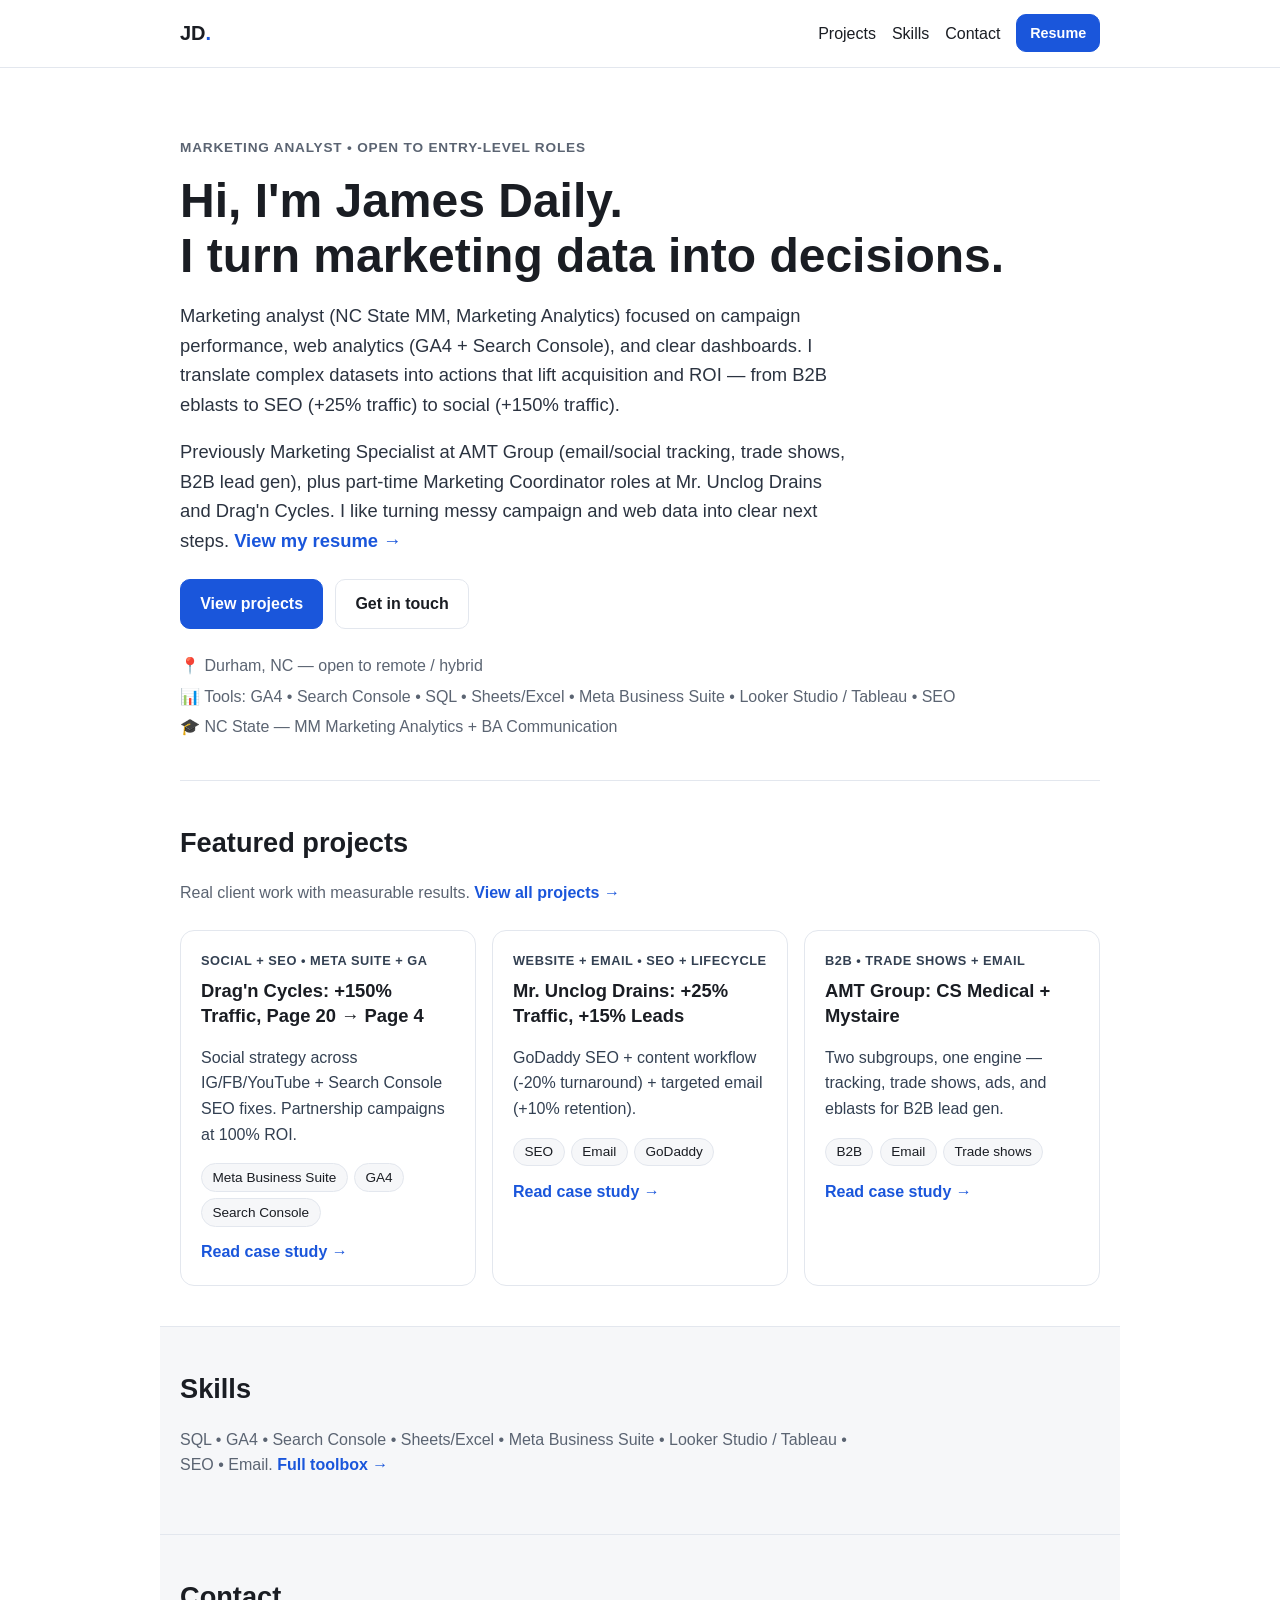
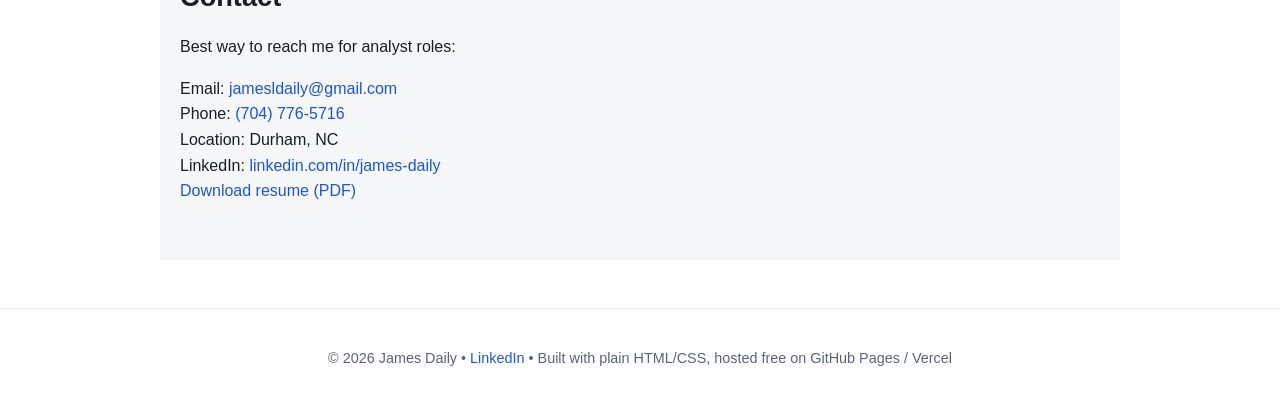
<file: index.html>
<!DOCTYPE html>
<html lang="en">
<head>
  <meta charset="UTF-8" />
  <meta name="viewport" content="width=device-width, initial-scale=1.0" />
  <meta name="description" content="Portfolio of James Daily, marketing analyst in Durham, NC — GA4, SQL, Search Console, and dashboards, with real client case studies and measurable results." />
  <link rel="canonical" href="https://jl-daily.github.io/" />
  <meta property="og:type" content="website" />
  <meta property="og:site_name" content="James Daily" />
  <meta property="og:title" content="James Daily — Marketing Analyst Portfolio" />
  <meta property="og:description" content="Portfolio of James Daily, marketing analyst in Durham, NC — GA4, SQL, Search Console, and dashboards, with real client case studies and measurable results." />
  <meta property="og:url" content="https://jl-daily.github.io/" />
  <meta property="og:image" content="https://jl-daily.github.io/assets/og-image.png" />
  <meta property="og:image:width" content="1200" />
  <meta property="og:image:height" content="630" />
  <meta property="og:image:alt" content="James Daily — marketing analyst portfolio preview" />
  <meta name="twitter:card" content="summary_large_image" />
  <meta name="twitter:title" content="James Daily — Marketing Analyst Portfolio" />
  <meta name="twitter:description" content="Portfolio of James Daily, marketing analyst in Durham, NC — GA4, SQL, Search Console, and dashboards, with real client case studies and measurable results." />
  <meta name="twitter:image" content="https://jl-daily.github.io/assets/og-image.png" />
  <meta name="twitter:image:alt" content="James Daily — marketing analyst portfolio preview" />
  <meta name="theme-color" content="#0f172a" />
  <link rel="icon" href="/favicon.svg" type="image/svg+xml" />
  <link rel="apple-touch-icon" href="/assets/apple-touch-icon.png" />
  <title>James Daily — Marketing Analyst Portfolio</title>
  <link rel="stylesheet" href="styles.css" />
</head>
<body>
  <header class="site-header">
    <nav class="nav">
      <a href="./" class="logo">JD<span>.</span></a>
      <button class="nav-toggle" aria-label="Toggle navigation" aria-expanded="false">☰</button>
      <div class="nav-links">
        <a href="projects.html">Projects</a>
        <a href="skills.html">Skills</a>
        <a href="#contact">Contact</a>
        <a href="resume.html" class="btn btn-small">Resume</a>
      </div>
    </nav>
  </header>

  <main>
    <!-- HERO -->
    <section class="hero">
      <p class="eyebrow">Marketing Analyst • Open to entry-level roles</p>
      <h1>Hi, I'm James Daily.<br />I turn marketing data into decisions.</h1>
      <p class="lede">
        Marketing analyst (NC State MM, Marketing Analytics) focused on campaign performance,
        web analytics (GA4 + Search Console), and clear dashboards. I translate complex datasets
        into actions that lift acquisition and ROI — from B2B eblasts to SEO (+25% traffic) to
        social (+150% traffic).
      </p>
      <p class="lede">
        Previously Marketing Specialist at AMT Group (email/social tracking, trade shows, B2B lead gen),
        plus part-time Marketing Coordinator roles at Mr. Unclog Drains and Drag'n Cycles.
        I like turning messy campaign and web data into clear next steps.
        <a class="text-link" href="resume.html">View my resume →</a>
      </p>
      <div class="hero-cta">
        <a href="projects.html" class="btn">View projects</a>
        <a href="https://mail.google.com/mail/?view=cm&fs=1&to=jamesldaily@gmail.com&su=Marketing%20Analyst%20role%20—%20Portfolio%20inquiry" target="_blank" rel="noopener" class="btn btn-ghost">Get in touch</a>
      </div>
      <ul class="hero-meta">
        <li>📍 Durham, NC — open to remote / hybrid</li>
        <li>📊 Tools: GA4 • Search Console • SQL • Sheets/Excel • Meta Business Suite • Looker Studio / Tableau • SEO</li>
        <li>🎓 NC State — MM Marketing Analytics + BA Communication</li>
      </ul>
    </section>

    <!-- FEATURED PROJECTS -->
    <section id="projects" class="section">
      <h2>Featured projects</h2>
      <p class="section-sub">Real client work with measurable results. <a class="text-link" href="projects.html">View all projects →</a></p>

      <div class="cards">
        <article class="card">
          <p class="card-tag">Social + SEO • Meta Suite + GA</p>
          <h3><a href="projects/dragn-cycles.html">Drag'n Cycles: +150% Traffic, Page 20 → Page 4</a></h3>
          <p>Social strategy across IG/FB/YouTube + Search Console SEO fixes. Partnership campaigns at 100% ROI.</p>
          <ul class="pill-list">
            <li>Meta Business Suite</li><li>GA4</li><li>Search Console</li>
          </ul>
          <a class="text-link" href="projects/dragn-cycles.html">Read case study →</a>
        </article>

        <article class="card">
          <p class="card-tag">Website + Email • SEO + Lifecycle</p>
          <h3><a href="projects/mr-unclog-drains.html">Mr. Unclog Drains: +25% Traffic, +15% Leads</a></h3>
          <p>GoDaddy SEO + content workflow (-20% turnaround) + targeted email (+10% retention).</p>
          <ul class="pill-list">
            <li>SEO</li><li>Email</li><li>GoDaddy</li>
          </ul>
          <a class="text-link" href="projects/mr-unclog-drains.html">Read case study →</a>
        </article>

        <article class="card">
          <p class="card-tag">B2B • Trade shows + Email</p>
          <h3><a href="projects/amt-group.html">AMT Group: CS Medical + Mystaire</a></h3>
          <p>Two subgroups, one engine — tracking, trade shows, ads, and eblasts for B2B lead gen.</p>
          <ul class="pill-list">
            <li>B2B</li><li>Email</li><li>Trade shows</li>
          </ul>
          <a class="text-link" href="projects/amt-group.html">Read case study →</a>
        </article>
      </div>
    </section>

    <!-- SKILLS TEASER -->
    <section id="skills" class="section section-alt">
      <h2>Skills</h2>
      <p class="section-sub">SQL • GA4 • Search Console • Sheets/Excel • Meta Business Suite • Looker Studio / Tableau • SEO • Email. <a class="text-link" href="skills.html">Full toolbox →</a></p>
    </section>

    <!-- CONTACT -->
    <section id="contact" class="section section-alt">
      <h2>Contact</h2>
      <p>Best way to reach me for analyst roles:</p>
      <ul class="contact-list">
        <li>Email: <a href="mailto:jamesldaily@gmail.com">jamesldaily@gmail.com</a></li>
        <li>Phone: <a href="tel:+17047765716">(704) 776-5716</a></li>
        <li>Location: Durham, NC</li>
        <li>LinkedIn: <a href="https://www.linkedin.com/in/james-daily/" target="_blank" rel="noopener noreferrer">linkedin.com/in/james-daily</a></li>
        <li><a href="assets/resume/James-Daily-Resume.pdf">Download resume (PDF)</a></li>
      </ul>
    </section>
  </main>

  <footer class="site-footer">
    <p>© <span id="year"></span> James Daily • <a href="https://www.linkedin.com/in/james-daily/" target="_blank" rel="noopener noreferrer">LinkedIn</a> • Built with plain HTML/CSS, hosted free on GitHub Pages / Vercel</p>
  </footer>

  <script src="script.js"></script>
</body>
</html>
</file>
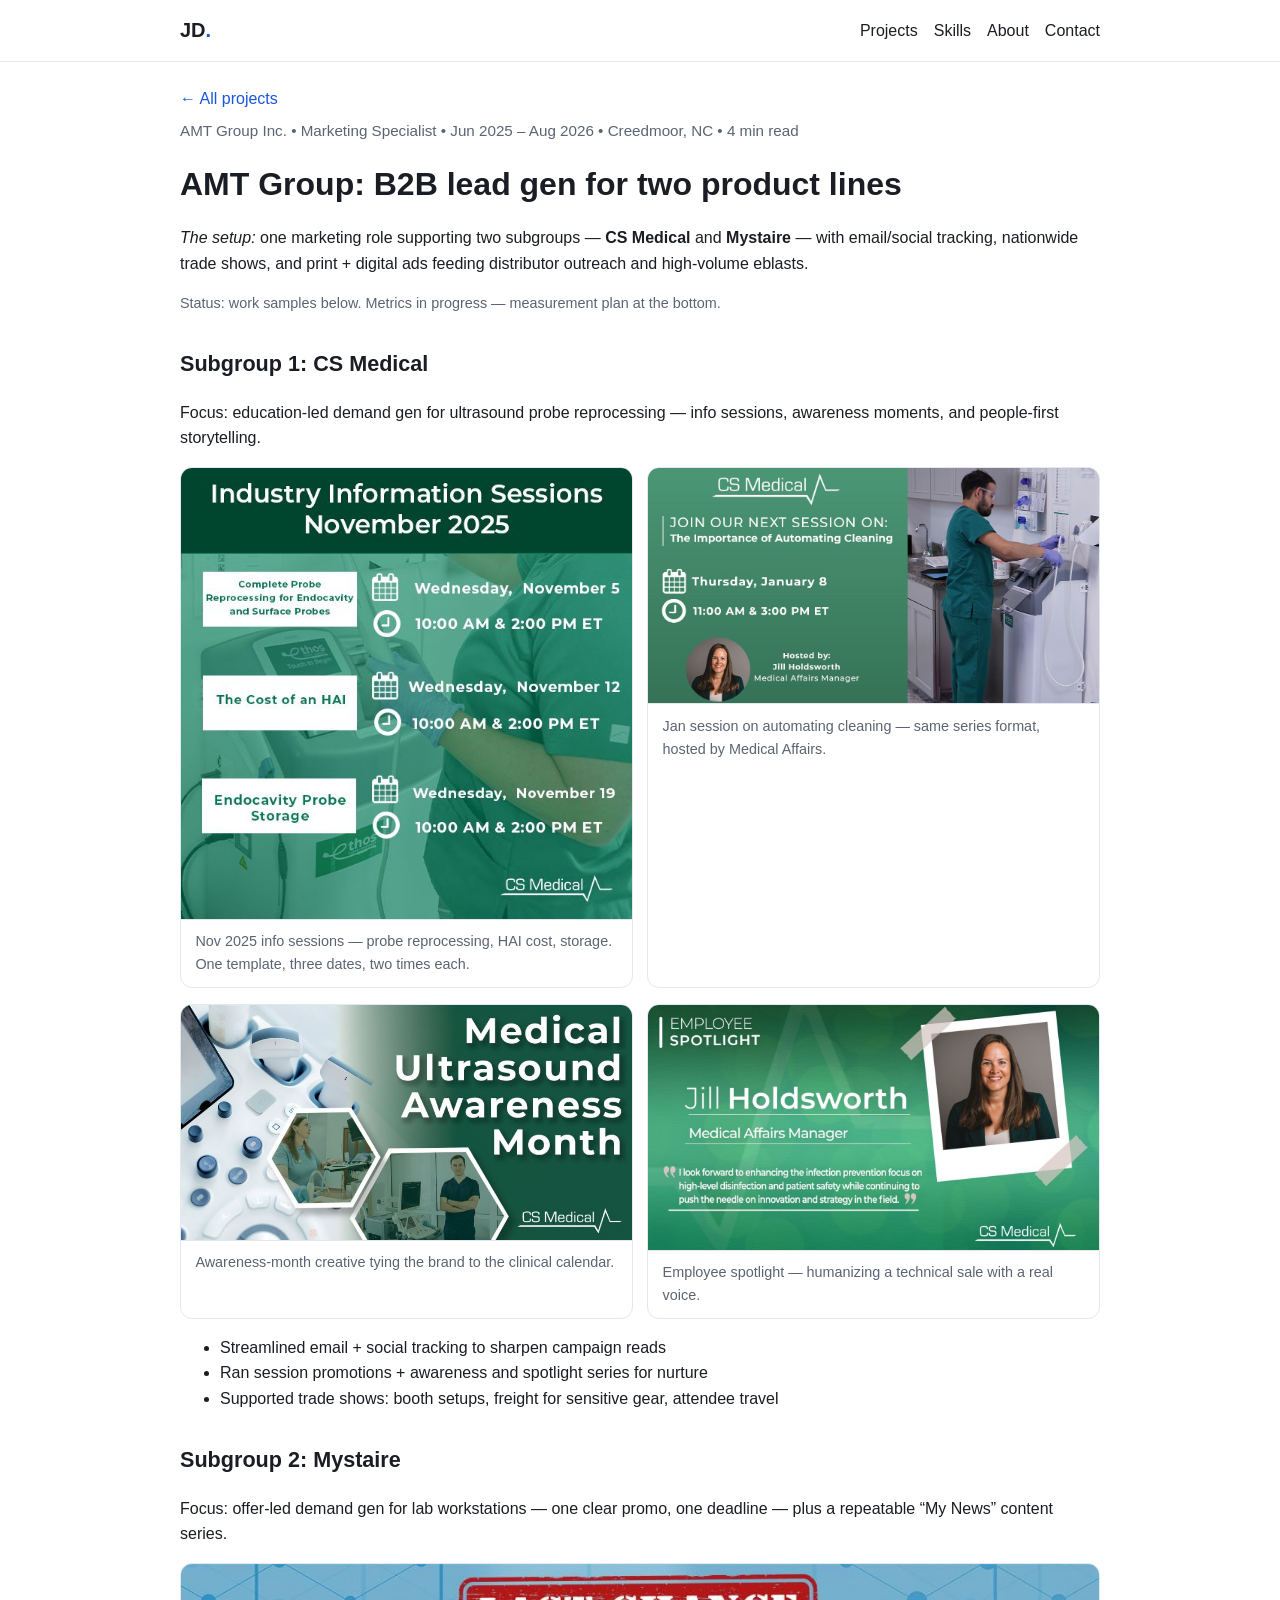
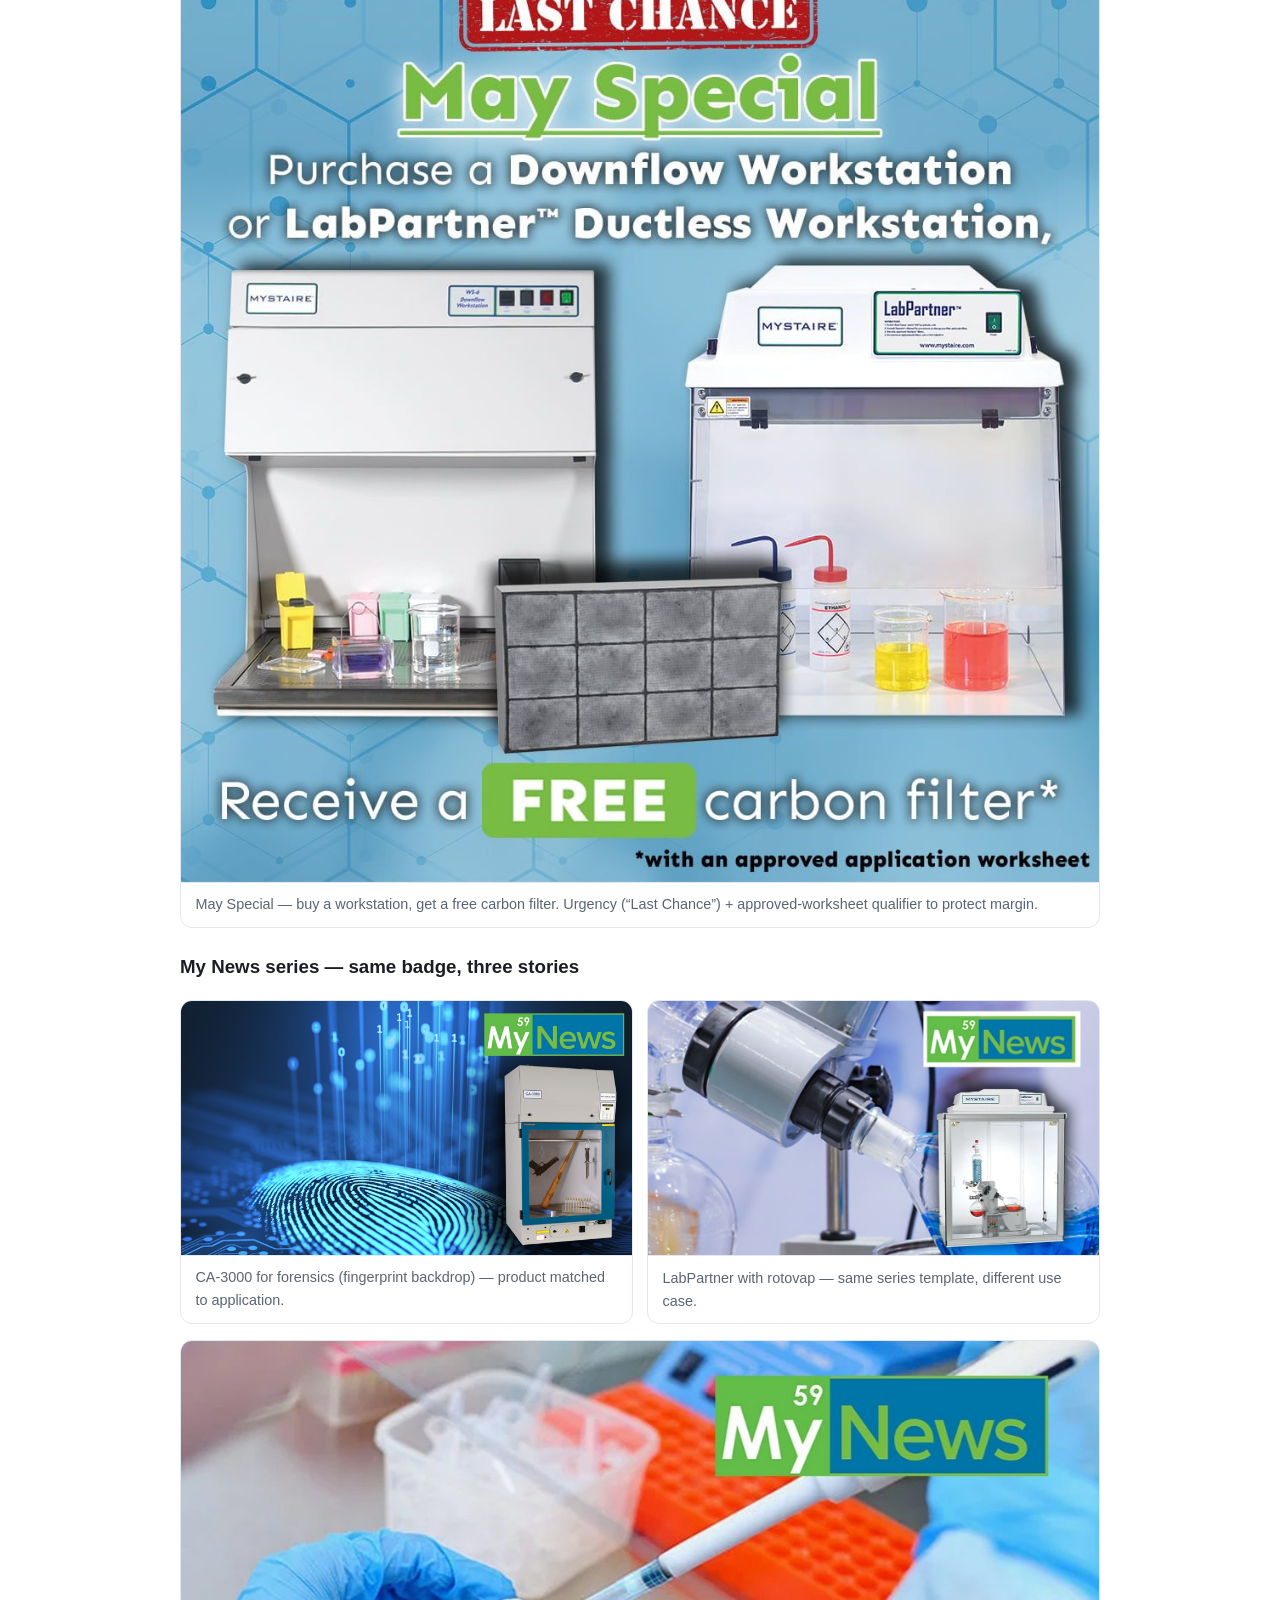
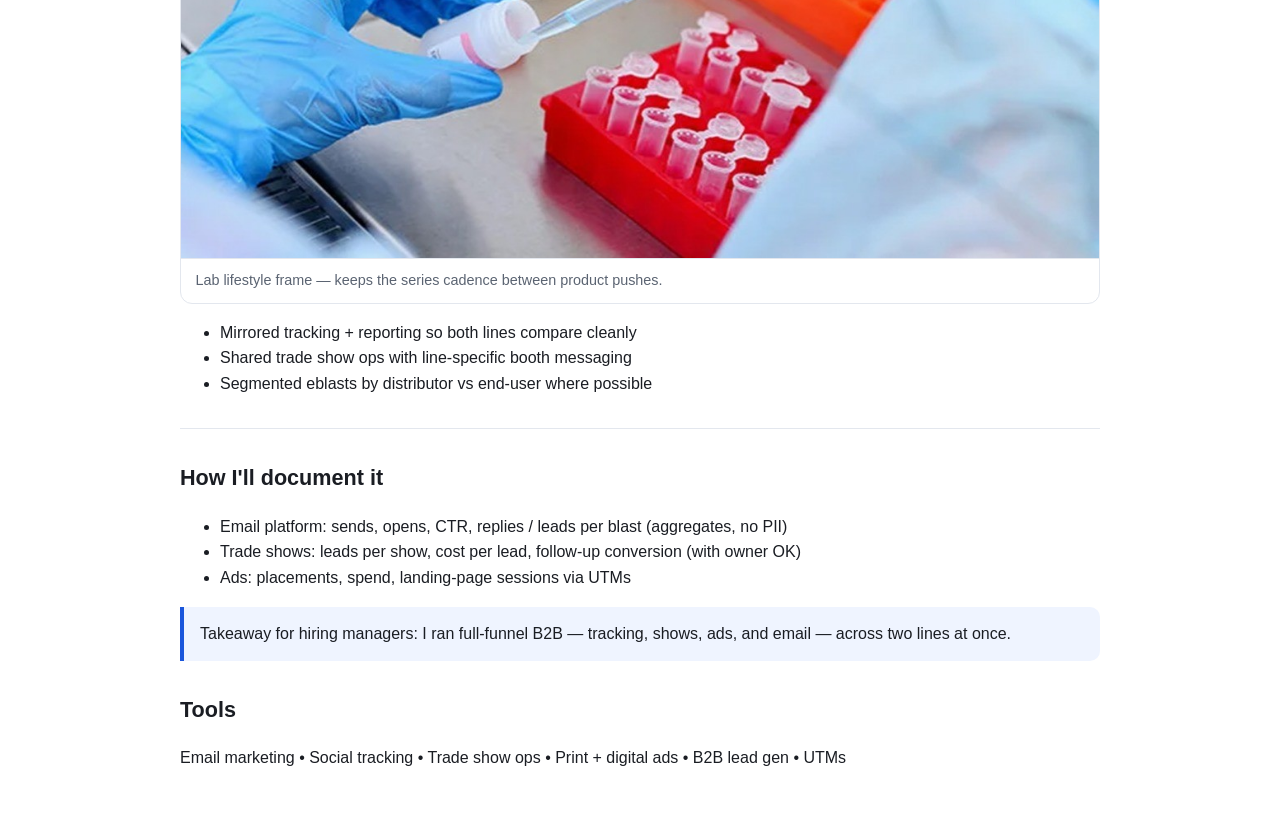
<file: amt-group.html>
<!DOCTYPE html>
<html lang="en">
<head>
  <meta charset="UTF-8" />
  <meta name="viewport" content="width=device-width, initial-scale=1.0" />
  <title>AMT Group — CS Medical + Mystaire — James Daily</title>
  <link rel="stylesheet" href="../styles.css" />
</head>
<body>
  <header class="site-header">
    <nav class="nav">
      <a href="../" class="logo">JD<span>.</span></a>
      <div class="nav-links">
        <a href="../projects.html">Projects</a>
        <a href="../skills.html">Skills</a>
        <a href="../about.html">About</a>
        <a href="../index.html#contact">Contact</a>
      </div>
    </nav>
  </header>
  <main class="prose">
    <a class="back-link" href="../projects.html">← All projects</a>
    <p class="blog-meta">AMT Group Inc. • Marketing Specialist • Jun 2025 – Aug 2026 • Creedmoor, NC • 4 min read</p>
    <h1>AMT Group: B2B lead gen for two product lines</h1>
    <p><em>The setup:</em> one marketing role supporting two subgroups — <strong>CS Medical</strong> and <strong>Mystaire</strong> — with email/social tracking, nationwide trade shows, and print + digital ads feeding distributor outreach and high-volume eblasts.</p>
    <p class="small">Status: work samples below. Metrics in progress — measurement plan at the bottom.</p>

    <h2>Subgroup 1: CS Medical</h2>
    <p>Focus: education-led demand gen for ultrasound probe reprocessing — info sessions, awareness moments, and people-first storytelling.</p>
    <div class="blog-grid">
      <figure class="blog-figure">
        <img src="../assets/projects/amt-group/cs-medical/industry-sessions-nov-2025.jpeg" alt="CS Medical Industry Information Sessions November 2025" />
        <figcaption>Nov 2025 info sessions — probe reprocessing, HAI cost, storage. One template, three dates, two times each.</figcaption>
      </figure>
      <figure class="blog-figure">
        <img src="../assets/projects/amt-group/cs-medical/automating-cleaning-session.jpeg" alt="CS Medical session on automating cleaning hosted by Jill Holdsworth" />
        <figcaption>Jan session on automating cleaning — same series format, hosted by Medical Affairs.</figcaption>
      </figure>
    </div>
    <div class="blog-grid">
      <figure class="blog-figure">
        <img src="../assets/projects/amt-group/cs-medical/ultrasound-awareness-month.jpeg" alt="CS Medical Medical Ultrasound Awareness Month creative" />
        <figcaption>Awareness-month creative tying the brand to the clinical calendar.</figcaption>
      </figure>
      <figure class="blog-figure">
        <img src="../assets/projects/amt-group/cs-medical/employee-spotlight-jill.jpeg" alt="CS Medical employee spotlight Jill Holdsworth" />
        <figcaption>Employee spotlight — humanizing a technical sale with a real voice.</figcaption>
      </figure>
    </div>
    <ul>
      <li>Streamlined email + social tracking to sharpen campaign reads</li>
      <li>Ran session promotions + awareness and spotlight series for nurture</li>
      <li>Supported trade shows: booth setups, freight for sensitive gear, attendee travel</li>
    </ul>

    <h2>Subgroup 2: Mystaire</h2>
    <p>Focus: offer-led demand gen for lab workstations — one clear promo, one deadline — plus a repeatable “My News” content series.</p>
    <figure class="blog-figure">
      <img src="../assets/projects/amt-group/mystaire/may-special-downflow-promo.jpeg" alt="Mystaire May Special downflow workstation free carbon filter promo" />
      <figcaption>May Special — buy a workstation, get a free carbon filter. Urgency (“Last Chance”) + approved-worksheet qualifier to protect margin.</figcaption>
    </figure>
    <h3 style="margin-top:1.5rem">My News series — same badge, three stories</h3>
    <div class="blog-grid">
      <figure class="blog-figure">
        <img src="../assets/projects/amt-group/mystaire/mynews59-ca3000-forensic.jpg" alt="Mystaire CA-3000 forensic workstation My News graphic" />
        <figcaption>CA-3000 for forensics (fingerprint backdrop) — product matched to application.</figcaption>
      </figure>
      <figure class="blog-figure">
        <img src="../assets/projects/amt-group/mystaire/mynews59-labpartner-rotovap.jpeg" alt="Mystaire LabPartner workstation rotovap My News graphic" />
        <figcaption>LabPartner with rotovap — same series template, different use case.</figcaption>
      </figure>
    </div>
    <figure class="blog-figure">
      <img src="../assets/projects/amt-group/mystaire/mynews59-pipette-lab.jpeg" alt="Mystaire My News pipette lab graphic" />
      <figcaption>Lab lifestyle frame — keeps the series cadence between product pushes.</figcaption>
    </figure>
    <ul>
      <li>Mirrored tracking + reporting so both lines compare cleanly</li>
      <li>Shared trade show ops with line-specific booth messaging</li>
      <li>Segmented eblasts by distributor vs end-user where possible</li>
    </ul>

    <hr class="blog-divider" />

    <h2>How I'll document it</h2>
    <ul>
      <li>Email platform: sends, opens, CTR, replies / leads per blast (aggregates, no PII)</li>
      <li>Trade shows: leads per show, cost per lead, follow-up conversion (with owner OK)</li>
      <li>Ads: placements, spend, landing-page sessions via UTMs</li>
    </ul>
    <div class="callout">
      Takeaway for hiring managers: I ran full-funnel B2B — tracking, shows, ads, and email — across two lines at once.
    </div>

    <h2>Tools</h2>
    <p>Email marketing • Social tracking • Trade show ops • Print + digital ads • B2B lead gen • UTMs</p>
  </main>
  <script src="../script.js"></script>
</body>
</html>
</file>
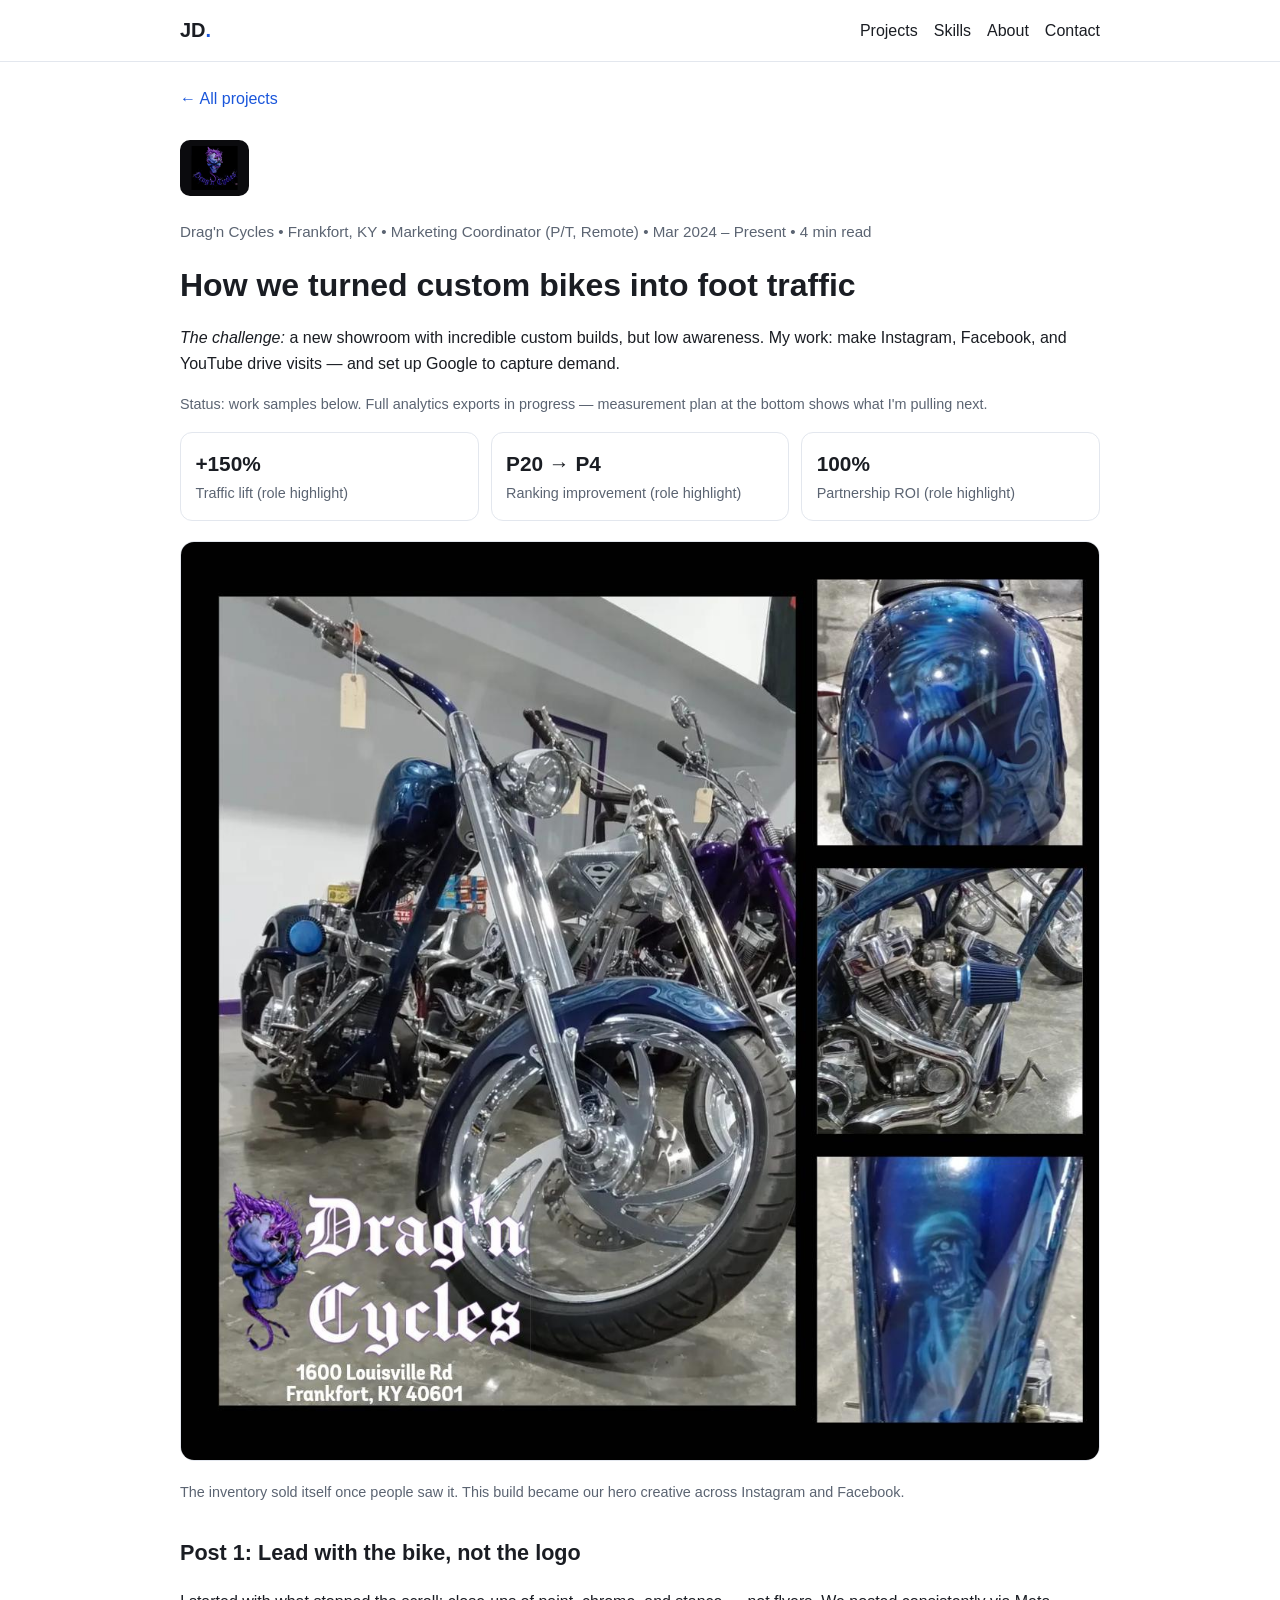
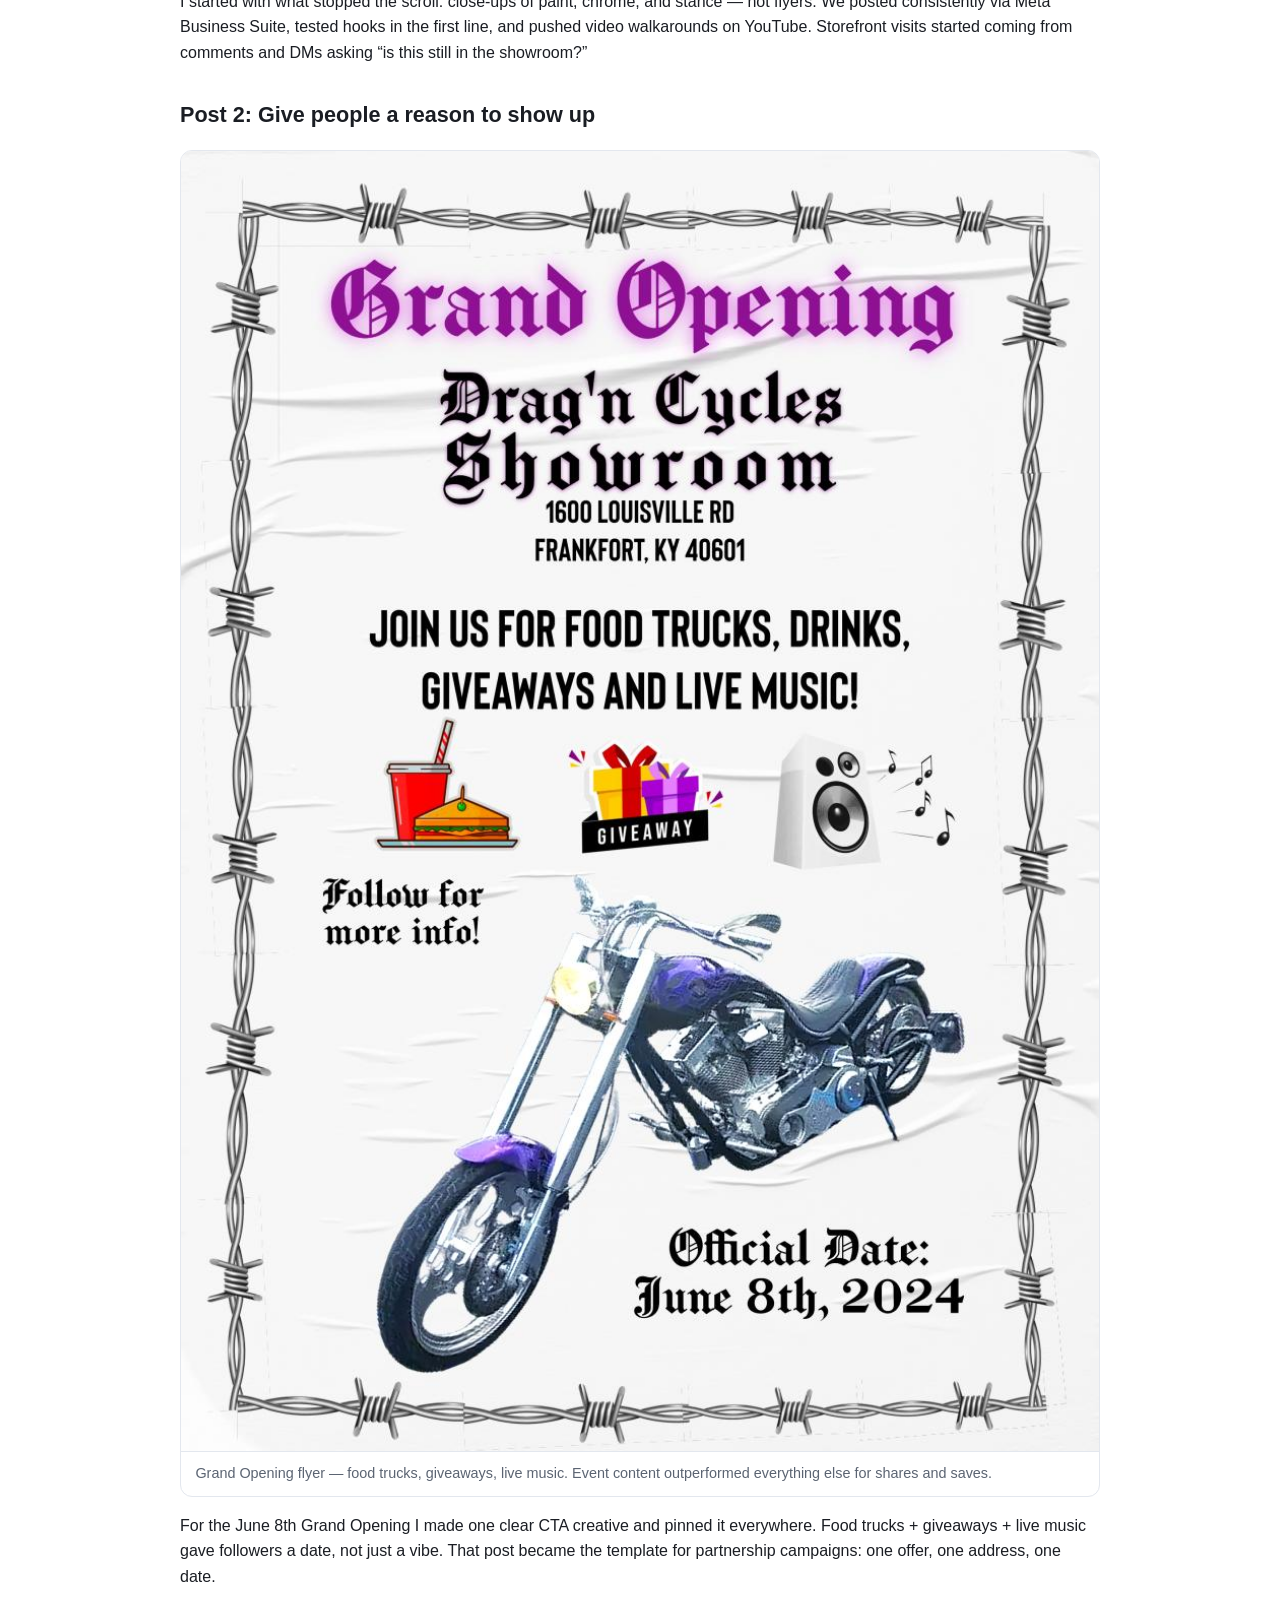
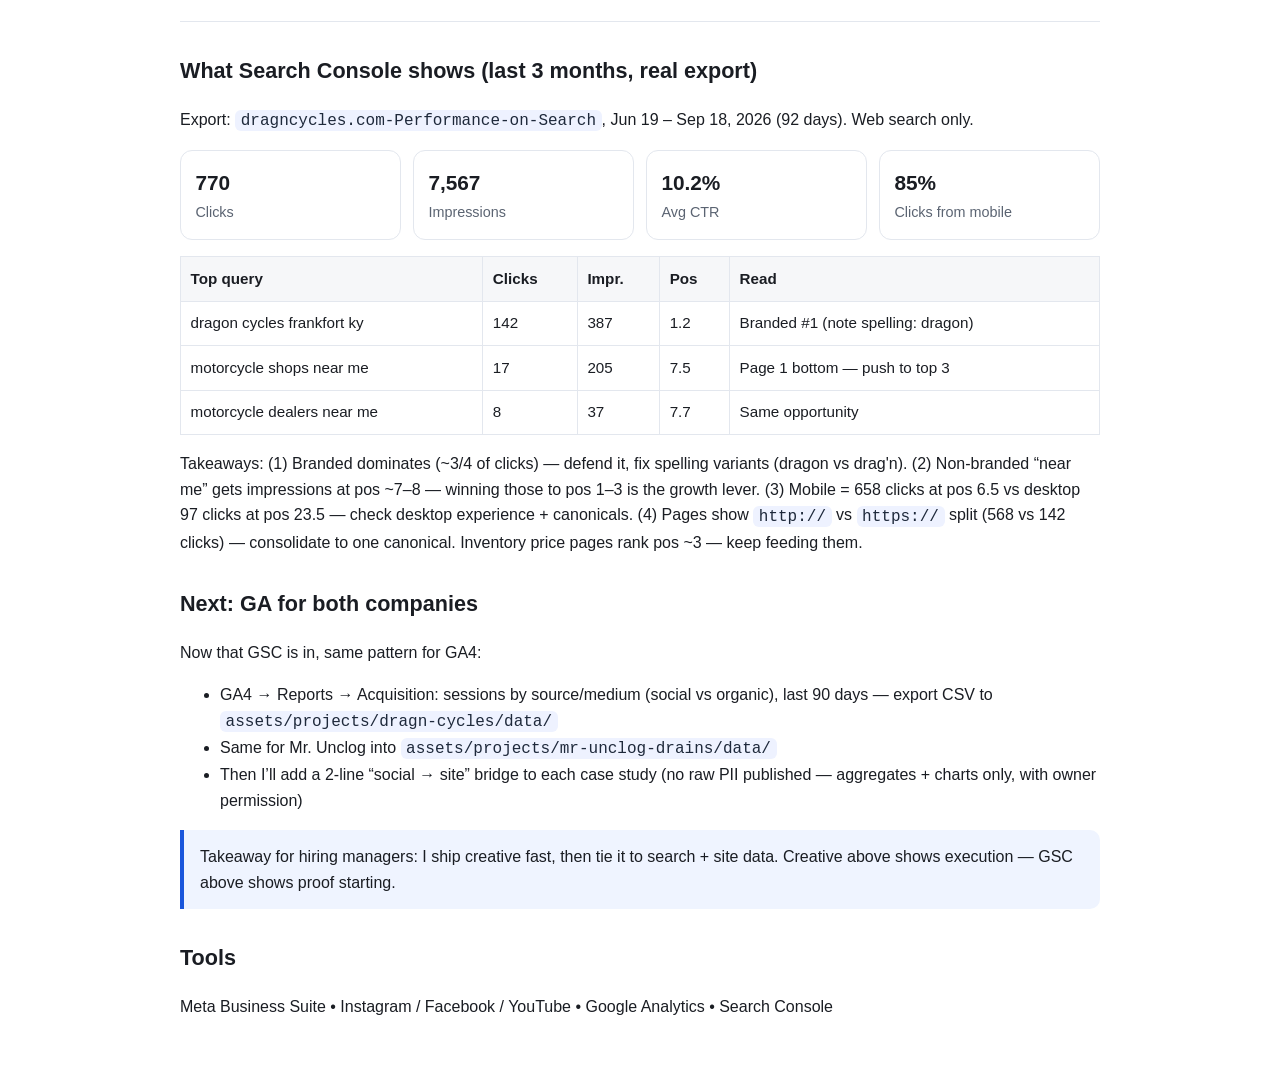
<file: dragn-cycles.html>
<!DOCTYPE html>
<html lang="en">
<head>
  <meta charset="UTF-8" />
  <meta name="viewport" content="width=device-width, initial-scale=1.0" />
  <title>Drag'n Cycles — How We Filled a Showroom — James Daily</title>
  <link rel="stylesheet" href="../styles.css" />
</head>
<body>
  <header class="site-header">
    <nav class="nav">
      <a href="../" class="logo">JD<span>.</span></a>
      <div class="nav-links">
        <a href="../projects.html">Projects</a>
        <a href="../skills.html">Skills</a>
        <a href="../about.html">About</a>
        <a href="../index.html#contact">Contact</a>
      </div>
    </nav>
  </header>
  <main class="prose">
    <a class="back-link" href="../projects.html">← All projects</a>
    <p><img class="blog-logo" src="../assets/logos/dragn-cycles-logo.webp" alt="Drag'n Cycles logo" onerror="this.style.display='none'" /></p>
    <p class="blog-meta">Drag'n Cycles • Frankfort, KY • Marketing Coordinator (P/T, Remote) • Mar 2024 – Present • 4 min read</p>
    <h1>How we turned custom bikes into foot traffic</h1>
    <p><em>The challenge:</em> a new showroom with incredible custom builds, but low awareness. My work: make Instagram, Facebook, and YouTube drive visits — and set up Google to capture demand.</p>
    <p class="small">Status: work samples below. Full analytics exports in progress — measurement plan at the bottom shows what I'm pulling next.</p>

    <div class="kpi-grid">
      <div class="kpi"><strong>+150%</strong><span>Traffic lift (role highlight)</span></div>
      <div class="kpi"><strong>P20 → P4</strong><span>Ranking improvement (role highlight)</span></div>
      <div class="kpi"><strong>100%</strong><span>Partnership ROI (role highlight)</span></div>
    </div>

    <div class="blog-hero">
      <img src="../assets/projects/dragn-cycles/showroom-bikes-collage.jpeg" alt="Custom blue chopper at Drag'n Cycles showroom, Frankfort KY" />
    </div>
    <p class="small">The inventory sold itself once people saw it. This build became our hero creative across Instagram and Facebook.</p>

    <h2>Post 1: Lead with the bike, not the logo</h2>
    <p>
      I started with what stopped the scroll: close-ups of paint, chrome, and stance — not flyers.
      We posted consistently via Meta Business Suite, tested hooks in the first line, and pushed
      video walkarounds on YouTube. Storefront visits started coming from comments and DMs asking
      “is this still in the showroom?”
    </p>

    <h2>Post 2: Give people a reason to show up</h2>
    <figure class="blog-figure">
      <img src="../assets/projects/dragn-cycles/grand-opening-flyer.jpeg" alt="Drag'n Cycles Grand Opening Showroom flyer, June 8 2024" />
      <figcaption>Grand Opening flyer — food trucks, giveaways, live music. Event content outperformed everything else for shares and saves.</figcaption>
    </figure>
    <p>
      For the June 8th Grand Opening I made one clear CTA creative and pinned it everywhere.
      Food trucks + giveaways + live music gave followers a date, not just a vibe. That post
      became the template for partnership campaigns: one offer, one address, one date.
    </p>

    <hr class="blog-divider" />

    <h2>What Search Console shows (last 3 months, real export)</h2>
    <p>Export: <code>dragncycles.com-Performance-on-Search</code>, Jun 19 – Sep 18, 2026 (92 days). Web search only.</p>
    <div class="kpi-grid">
      <div class="kpi"><strong>770</strong><span>Clicks</span></div>
      <div class="kpi"><strong>7,567</strong><span>Impressions</span></div>
      <div class="kpi"><strong>10.2%</strong><span>Avg CTR</span></div>
      <div class="kpi"><strong>85%</strong><span>Clicks from mobile</span></div>
    </div>
    <table>
      <tr><th>Top query</th><th>Clicks</th><th>Impr.</th><th>Pos</th><th>Read</th></tr>
      <tr><td>dragon cycles frankfort ky</td><td>142</td><td>387</td><td>1.2</td><td>Branded #1 (note spelling: dragon)</td></tr>
      <tr><td>motorcycle shops near me</td><td>17</td><td>205</td><td>7.5</td><td>Page 1 bottom — push to top 3</td></tr>
      <tr><td>motorcycle dealers near me</td><td>8</td><td>37</td><td>7.7</td><td>Same opportunity</td></tr>
    </table>
    <p>
      Takeaways: (1) Branded dominates (~3/4 of clicks) — defend it, fix spelling variants
      (dragon vs drag'n). (2) Non-branded “near me” gets impressions at pos ~7–8 — winning
      those to pos 1–3 is the growth lever. (3) Mobile = 658 clicks at pos 6.5 vs desktop
      97 clicks at pos 23.5 — check desktop experience + canonicals. (4) Pages show
      <code>http://</code> vs <code>https://</code> split (568 vs 142 clicks) — consolidate
      to one canonical. Inventory price pages rank pos ~3 — keep feeding them.
    </p>

    <h2>Next: GA for both companies</h2>
    <p>Now that GSC is in, same pattern for GA4:</p>
    <ul>
      <li>GA4 → Reports → Acquisition: sessions by source/medium (social vs organic), last 90 days — export CSV to <code>assets/projects/dragn-cycles/data/</code></li>
      <li>Same for Mr. Unclog into <code>assets/projects/mr-unclog-drains/data/</code></li>
      <li>Then I’ll add a 2-line “social → site” bridge to each case study (no raw PII published — aggregates + charts only, with owner permission)</li>
    </ul>
    <div class="callout">
      Takeaway for hiring managers: I ship creative fast, then tie it to search + site data. Creative above shows execution — GSC above shows proof starting.
    </div>

    <h2>Tools</h2>
    <p>Meta Business Suite • Instagram / Facebook / YouTube • Google Analytics • Search Console</p>
  </main>
  <script src="../script.js"></script>
</body>
</html>
</file>
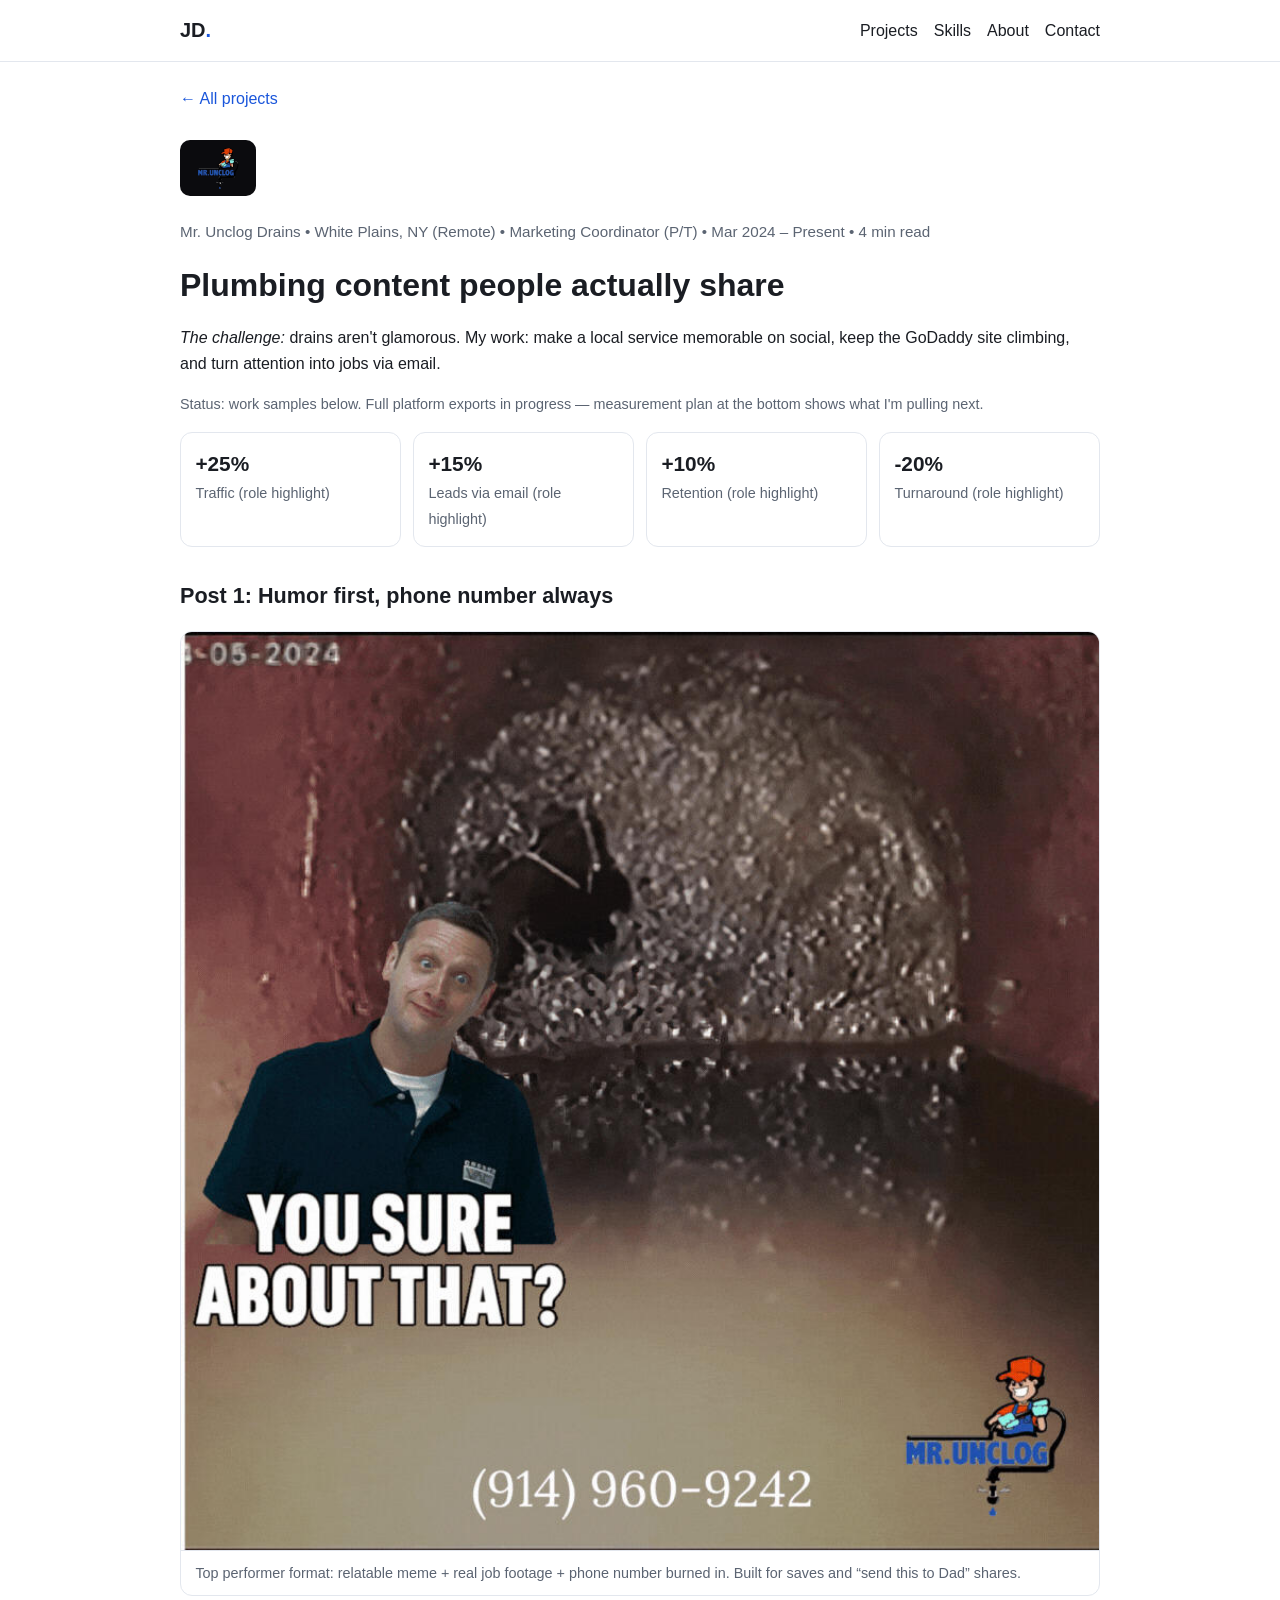
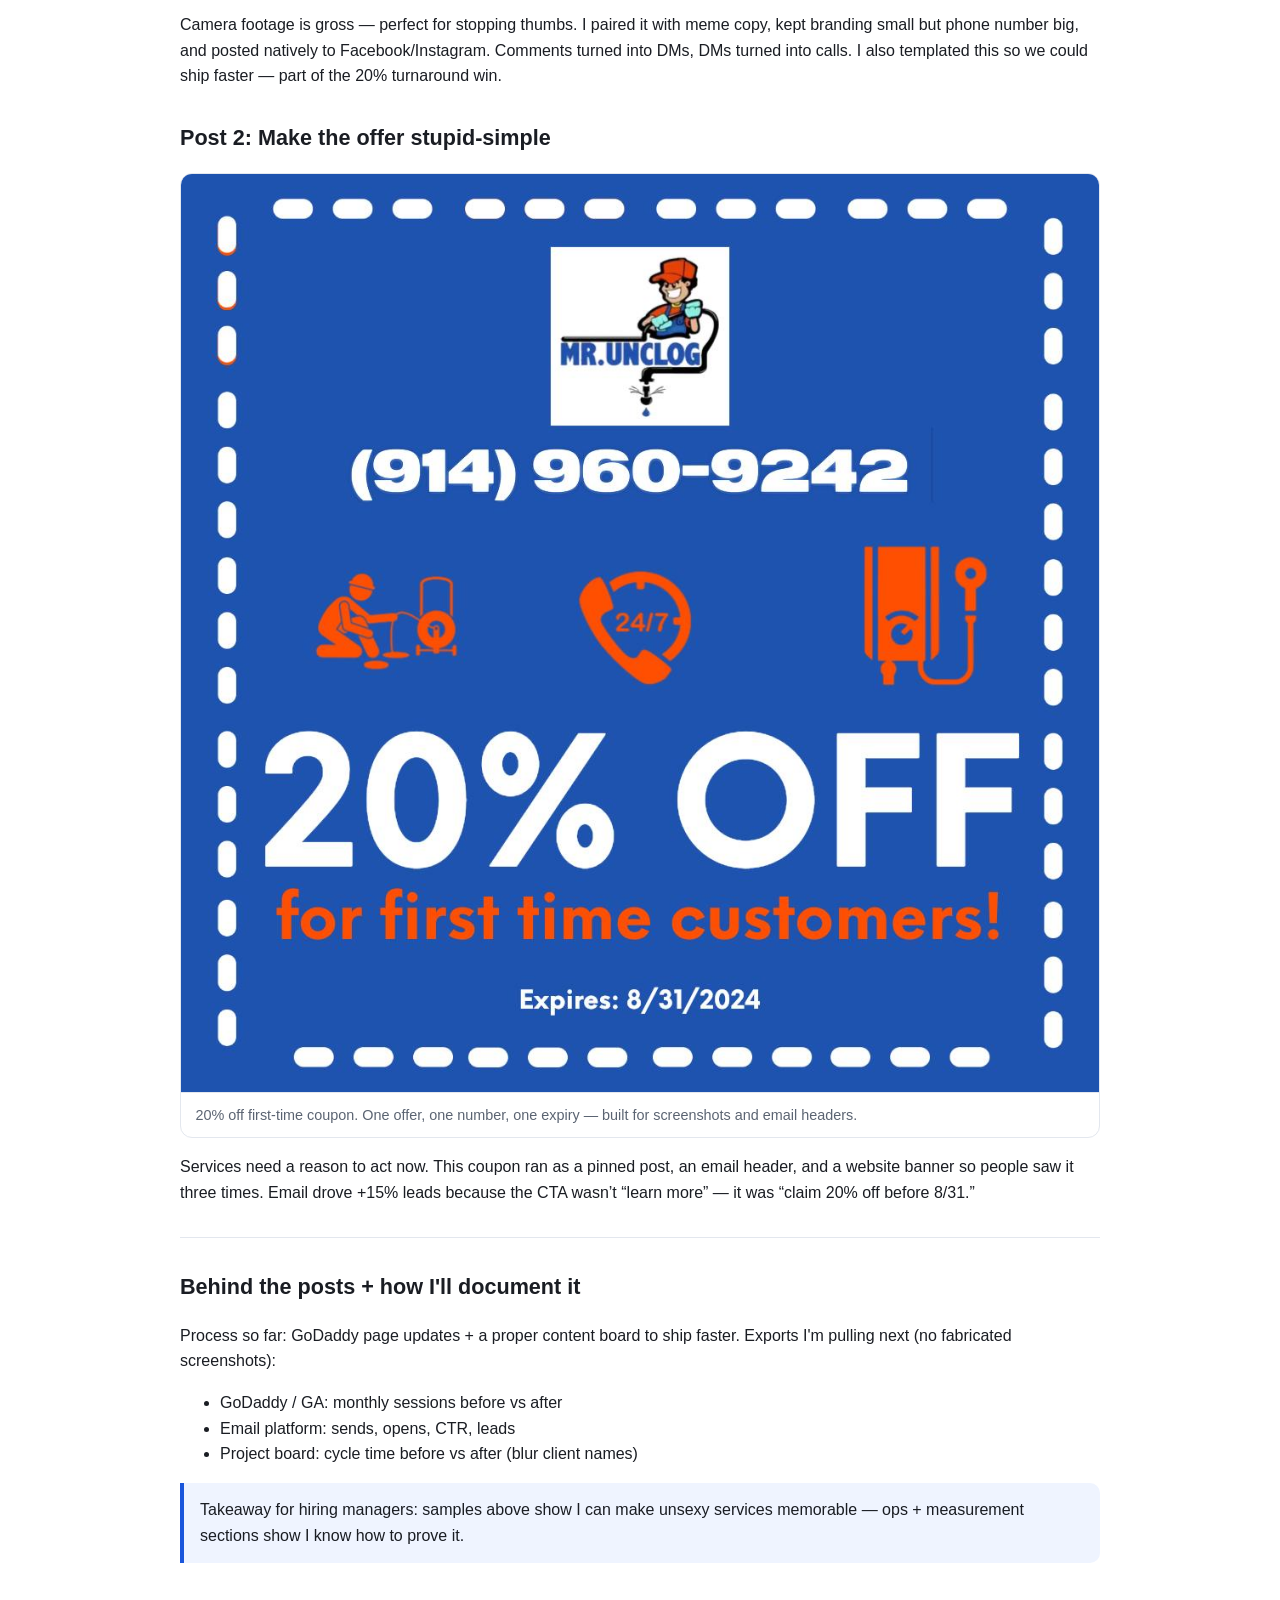
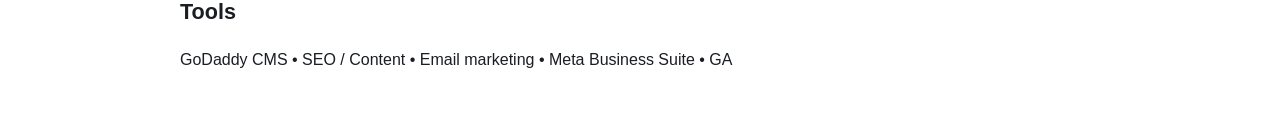
<file: mr-unclog-drains.html>
<!DOCTYPE html>
<html lang="en">
<head>
  <meta charset="UTF-8" />
  <meta name="viewport" content="width=device-width, initial-scale=1.0" />
  <title>Mr. Unclog Drains — Memes That Book Jobs — James Daily</title>
  <link rel="stylesheet" href="../styles.css" />
</head>
<body>
  <header class="site-header">
    <nav class="nav">
      <a href="../" class="logo">JD<span>.</span></a>
      <div class="nav-links">
        <a href="../projects.html">Projects</a>
        <a href="../skills.html">Skills</a>
        <a href="../about.html">About</a>
        <a href="../index.html#contact">Contact</a>
      </div>
    </nav>
  </header>
  <main class="prose">
    <a class="back-link" href="../projects.html">← All projects</a>
    <p><img class="blog-logo" src="../assets/logos/mr-unclog-logo.png" alt="Mr. Unclog Drains logo" onerror="this.style.display='none'" /></p>
    <p class="blog-meta">Mr. Unclog Drains • White Plains, NY (Remote) • Marketing Coordinator (P/T) • Mar 2024 – Present • 4 min read</p>
    <h1>Plumbing content people actually share</h1>
    <p><em>The challenge:</em> drains aren't glamorous. My work: make a local service memorable on social, keep the GoDaddy site climbing, and turn attention into jobs via email.</p>
    <p class="small">Status: work samples below. Full platform exports in progress — measurement plan at the bottom shows what I'm pulling next.</p>

    <div class="kpi-grid">
      <div class="kpi"><strong>+25%</strong><span>Traffic (role highlight)</span></div>
      <div class="kpi"><strong>+15%</strong><span>Leads via email (role highlight)</span></div>
      <div class="kpi"><strong>+10%</strong><span>Retention (role highlight)</span></div>
      <div class="kpi"><strong>-20%</strong><span>Turnaround (role highlight)</span></div>
    </div>

    <h2>Post 1: Humor first, phone number always</h2>
    <figure class="blog-figure">
      <img src="../assets/projects/mr-unclog-drains/social-meme-drain-camera.jpeg" alt="Mr Unclog social meme with drain camera - You sure about that" />
      <figcaption>Top performer format: relatable meme + real job footage + phone number burned in. Built for saves and “send this to Dad” shares.</figcaption>
    </figure>
    <p>
      Camera footage is gross — perfect for stopping thumbs. I paired it with meme copy,
      kept branding small but phone number big, and posted natively to Facebook/Instagram.
      Comments turned into DMs, DMs turned into calls. I also templated this so we could
      ship faster — part of the 20% turnaround win.
    </p>

    <h2>Post 2: Make the offer stupid-simple</h2>
    <figure class="blog-figure">
      <img src="../assets/projects/mr-unclog-drains/coupon-20pct-off.jpeg" alt="Mr Unclog 20 percent off first time customers coupon" />
      <figcaption>20% off first-time coupon. One offer, one number, one expiry — built for screenshots and email headers.</figcaption>
    </figure>
    <p>
      Services need a reason to act now. This coupon ran as a pinned post, an email header,
      and a website banner so people saw it three times. Email drove +15% leads because
      the CTA wasn’t “learn more” — it was “claim 20% off before 8/31.”
    </p>

    <hr class="blog-divider" />

    <h2>Behind the posts + how I'll document it</h2>
    <p>
      Process so far: GoDaddy page updates + a proper content board to ship faster.
      Exports I'm pulling next (no fabricated screenshots):
    </p>
    <ul>
      <li>GoDaddy / GA: monthly sessions before vs after</li>
      <li>Email platform: sends, opens, CTR, leads</li>
      <li>Project board: cycle time before vs after (blur client names)</li>
    </ul>
    <div class="callout">
      Takeaway for hiring managers: samples above show I can make unsexy services memorable — ops + measurement sections show I know how to prove it.
    </div>

    <h2>Tools</h2>
    <p>GoDaddy CMS • SEO / Content • Email marketing • Meta Business Suite • GA</p>
  </main>
  <script src="../script.js"></script>
</body>
</html>
</file>
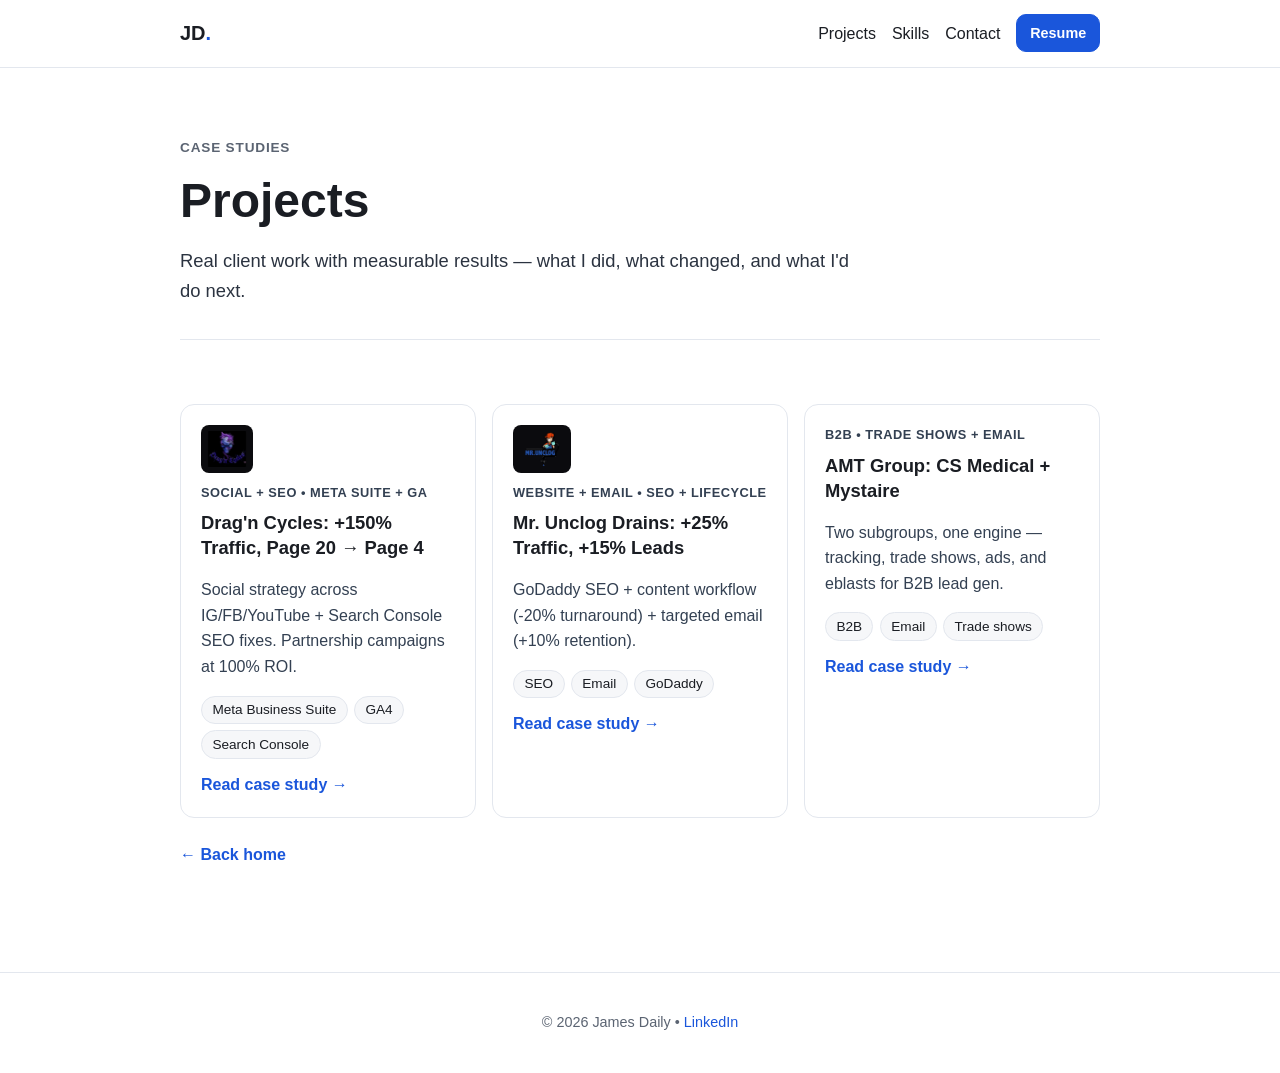
<file: projects.html>
<!DOCTYPE html>
<html lang="en">
<head>
  <meta charset="UTF-8" />
  <meta name="viewport" content="width=device-width, initial-scale=1.0" />
  <meta name="description" content="Case studies from James Daily: social and SEO growth for Drag'n Cycles, website and email results for Mr. Unclog Drains, and B2B demand gen for AMT Group." />
  <link rel="canonical" href="https://jl-daily.github.io/projects.html" />
  <meta property="og:type" content="website" />
  <meta property="og:site_name" content="James Daily" />
  <meta property="og:title" content="Projects — James Daily" />
  <meta property="og:description" content="Case studies from James Daily: social and SEO growth for Drag'n Cycles, website and email results for Mr. Unclog Drains, and B2B demand gen for AMT Group." />
  <meta property="og:url" content="https://jl-daily.github.io/projects.html" />
  <meta property="og:image" content="https://jl-daily.github.io/assets/og-image.png" />
  <meta property="og:image:width" content="1200" />
  <meta property="og:image:height" content="630" />
  <meta property="og:image:alt" content="James Daily — marketing analyst portfolio preview" />
  <meta name="twitter:card" content="summary_large_image" />
  <meta name="twitter:title" content="Projects — James Daily" />
  <meta name="twitter:description" content="Case studies from James Daily: social and SEO growth for Drag'n Cycles, website and email results for Mr. Unclog Drains, and B2B demand gen for AMT Group." />
  <meta name="twitter:image" content="https://jl-daily.github.io/assets/og-image.png" />
  <meta name="twitter:image:alt" content="James Daily — marketing analyst portfolio preview" />
  <meta name="theme-color" content="#0f172a" />
  <link rel="icon" href="/favicon.svg" type="image/svg+xml" />
  <link rel="apple-touch-icon" href="/assets/apple-touch-icon.png" />
  <title>Projects — James Daily</title>
  <link rel="stylesheet" href="styles.css" />
</head>
<body>
  <header class="site-header">
    <nav class="nav">
      <a href="./" class="logo">JD<span>.</span></a>
      <button class="nav-toggle" aria-label="Toggle navigation" aria-expanded="false">☰</button>
      <div class="nav-links">
        <a href="projects.html">Projects</a>
        <a href="skills.html">Skills</a>
        <a href="index.html#contact">Contact</a>
        <a href="resume.html" class="btn btn-small">Resume</a>
      </div>
    </nav>
  </header>
  <main>
    <section class="hero" style="padding-bottom:1rem">
      <p class="eyebrow">Case studies</p>
      <h1>Projects</h1>
      <p class="lede">Real client work with measurable results — what I did, what changed, and what I'd do next.</p>
    </section>
    <section class="section">
      <div class="cards">
        <article class="card">
          <img class="card-logo" src="assets/logos/dragn-cycles-logo.webp" alt="Drag'n Cycles logo" onerror="this.style.display='none'" />
          <p class="card-tag">Social + SEO • Meta Suite + GA</p>
          <h3><a href="projects/dragn-cycles.html">Drag'n Cycles: +150% Traffic, Page 20 → Page 4</a></h3>
          <p>Social strategy across IG/FB/YouTube + Search Console SEO fixes. Partnership campaigns at 100% ROI.</p>
          <ul class="pill-list">
            <li>Meta Business Suite</li><li>GA4</li><li>Search Console</li>
          </ul>
          <a class="text-link" href="projects/dragn-cycles.html">Read case study →</a>
        </article>
        <article class="card">
          <img class="card-logo" src="assets/logos/mr-unclog-logo.png" alt="Mr. Unclog Drains logo" onerror="this.style.display='none'" />
          <p class="card-tag">Website + Email • SEO + Lifecycle</p>
          <h3><a href="projects/mr-unclog-drains.html">Mr. Unclog Drains: +25% Traffic, +15% Leads</a></h3>
          <p>GoDaddy SEO + content workflow (-20% turnaround) + targeted email (+10% retention).</p>
          <ul class="pill-list">
            <li>SEO</li><li>Email</li><li>GoDaddy</li>
          </ul>
          <a class="text-link" href="projects/mr-unclog-drains.html">Read case study →</a>
        </article>
        <article class="card">
          <p class="card-tag">B2B • Trade shows + Email</p>
          <h3><a href="projects/amt-group.html">AMT Group: CS Medical + Mystaire</a></h3>
          <p>Two subgroups, one engine — tracking, trade shows, ads, and eblasts for B2B lead gen.</p>
          <ul class="pill-list">
            <li>B2B</li><li>Email</li><li>Trade shows</li>
          </ul>
          <a class="text-link" href="projects/amt-group.html">Read case study →</a>
        </article>
      </div>
      <p style="margin-top:1.5rem"><a class="text-link" href="index.html">← Back home</a></p>
    </section>
  </main>
  <footer class="site-footer">
    <p>© <span id="year"></span> James Daily • <a href="https://www.linkedin.com/in/james-daily/" target="_blank" rel="noopener noreferrer">LinkedIn</a></p>
  </footer>
  <script src="script.js"></script>
</body>
</html>
</file>
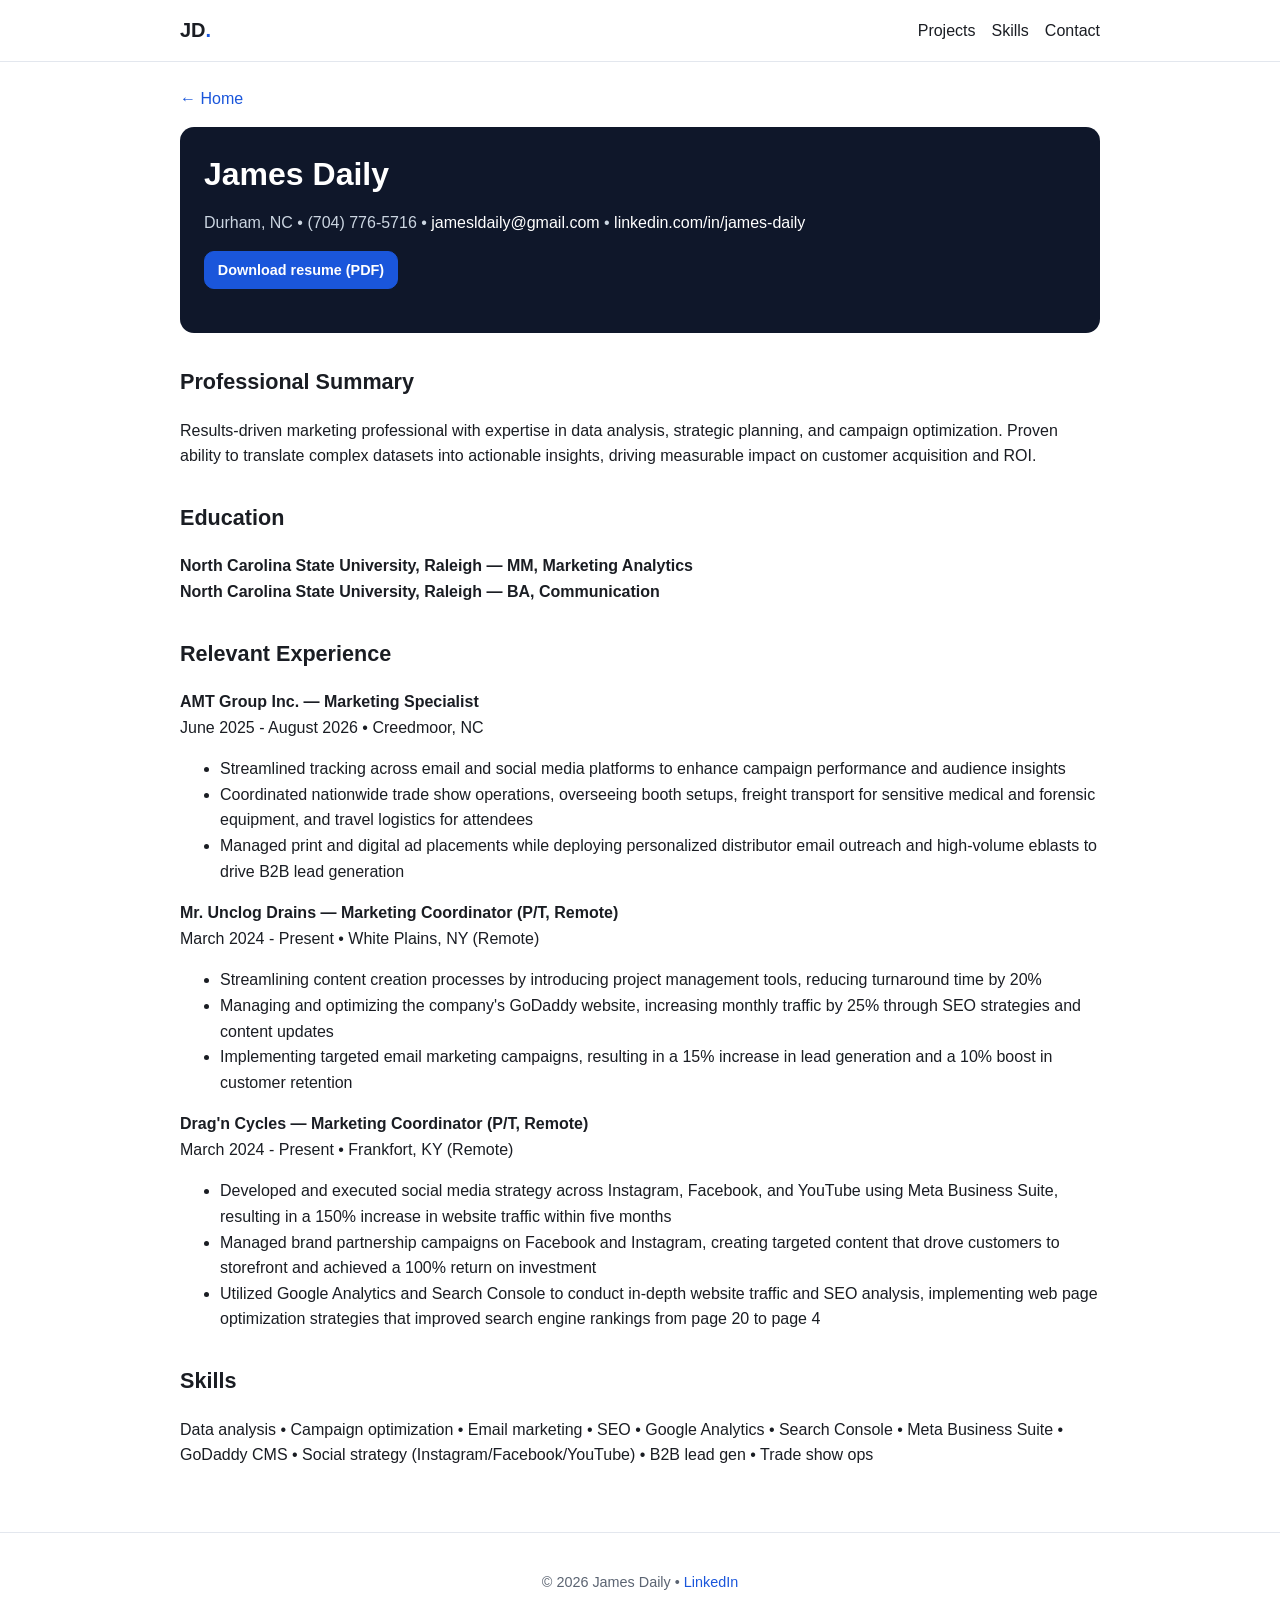
<file: resume.html>
<!DOCTYPE html>
<html lang="en">
<head>
  <meta charset="UTF-8" />
  <meta name="viewport" content="width=device-width, initial-scale=1.0" />
  <meta name="description" content="Resume of James Daily — NC State MM in Marketing Analytics with experience in campaign reporting, SEO, email marketing, and B2B lead generation." />
  <link rel="canonical" href="https://jl-daily.github.io/resume.html" />
  <meta property="og:type" content="website" />
  <meta property="og:site_name" content="James Daily" />
  <meta property="og:title" content="Resume — James Daily" />
  <meta property="og:description" content="Resume of James Daily — NC State MM in Marketing Analytics with experience in campaign reporting, SEO, email marketing, and B2B lead generation." />
  <meta property="og:url" content="https://jl-daily.github.io/resume.html" />
  <meta property="og:image" content="https://jl-daily.github.io/assets/og-image.png" />
  <meta property="og:image:width" content="1200" />
  <meta property="og:image:height" content="630" />
  <meta property="og:image:alt" content="James Daily — marketing analyst portfolio preview" />
  <meta name="twitter:card" content="summary_large_image" />
  <meta name="twitter:title" content="Resume — James Daily" />
  <meta name="twitter:description" content="Resume of James Daily — NC State MM in Marketing Analytics with experience in campaign reporting, SEO, email marketing, and B2B lead generation." />
  <meta name="twitter:image" content="https://jl-daily.github.io/assets/og-image.png" />
  <meta name="twitter:image:alt" content="James Daily — marketing analyst portfolio preview" />
  <meta name="theme-color" content="#0f172a" />
  <link rel="icon" href="/favicon.svg" type="image/svg+xml" />
  <link rel="apple-touch-icon" href="/assets/apple-touch-icon.png" />
  <title>Resume — James Daily</title>
  <link rel="stylesheet" href="styles.css" />
</head>
<body>
  <header class="site-header">
    <nav class="nav">
      <a href="./" class="logo">JD<span>.</span></a>
      <button class="nav-toggle" aria-label="Toggle navigation" aria-expanded="false">☰</button>
      <div class="nav-links">
        <a href="projects.html">Projects</a>
        <a href="skills.html">Skills</a>
        <a href="index.html#contact">Contact</a>
      </div>
    </nav>
  </header>
  <main class="prose">
    <a class="back-link" href="index.html">← Home</a>
    <section class="resume-top">
      <h1>James Daily</h1>
      <p class="meta">Durham, NC • (704) 776-5716 • <a href="mailto:jamesldaily@gmail.com">jamesldaily@gmail.com</a> • <a href="https://www.linkedin.com/in/james-daily/" target="_blank" rel="noopener noreferrer">linkedin.com/in/james-daily</a></p>
      <p>
        <a class="btn btn-small" href="assets/resume/James-Daily-Resume.pdf">Download resume (PDF)</a>
      </p>
    </section>

    <h2>Professional Summary</h2>
    <p>Results-driven marketing professional with expertise in data analysis, strategic planning, and campaign optimization. Proven ability to translate complex datasets into actionable insights, driving measurable impact on customer acquisition and ROI.</p>

    <h2>Education</h2>
    <p><strong>North Carolina State University, Raleigh — MM, Marketing Analytics</strong><br />
    <strong>North Carolina State University, Raleigh — BA, Communication</strong></p>

    <h2>Relevant Experience</h2>
    <p><strong>AMT Group Inc. — Marketing Specialist</strong><br />June 2025 - August 2026 • Creedmoor, NC</p>
    <ul>
      <li>Streamlined tracking across email and social media platforms to enhance campaign performance and audience insights</li>
      <li>Coordinated nationwide trade show operations, overseeing booth setups, freight transport for sensitive medical and forensic equipment, and travel logistics for attendees</li>
      <li>Managed print and digital ad placements while deploying personalized distributor email outreach and high-volume eblasts to drive B2B lead generation</li>
    </ul>

    <p><strong>Mr. Unclog Drains — Marketing Coordinator (P/T, Remote)</strong><br />March 2024 - Present • White Plains, NY (Remote)</p>
    <ul>
      <li>Streamlining content creation processes by introducing project management tools, reducing turnaround time by 20%</li>
      <li>Managing and optimizing the company's GoDaddy website, increasing monthly traffic by 25% through SEO strategies and content updates</li>
      <li>Implementing targeted email marketing campaigns, resulting in a 15% increase in lead generation and a 10% boost in customer retention</li>
    </ul>

    <p><strong>Drag'n Cycles — Marketing Coordinator (P/T, Remote)</strong><br />March 2024 - Present • Frankfort, KY (Remote)</p>
    <ul>
      <li>Developed and executed social media strategy across Instagram, Facebook, and YouTube using Meta Business Suite, resulting in a 150% increase in website traffic within five months</li>
      <li>Managed brand partnership campaigns on Facebook and Instagram, creating targeted content that drove customers to storefront and achieved a 100% return on investment</li>
      <li>Utilized Google Analytics and Search Console to conduct in-depth website traffic and SEO analysis, implementing web page optimization strategies that improved search engine rankings from page 20 to page 4</li>
    </ul>

    <h2>Skills</h2>
    <p>Data analysis • Campaign optimization • Email marketing • SEO • Google Analytics • Search Console • Meta Business Suite • GoDaddy CMS • Social strategy (Instagram/Facebook/YouTube) • B2B lead gen • Trade show ops</p>
  </main>
  <footer class="site-footer">
    <p>© <span id="year"></span> James Daily • <a href="https://www.linkedin.com/in/james-daily/" target="_blank" rel="noopener noreferrer">LinkedIn</a></p>
  </footer>
  <script src="script.js"></script>
</body>
</html>
</file>
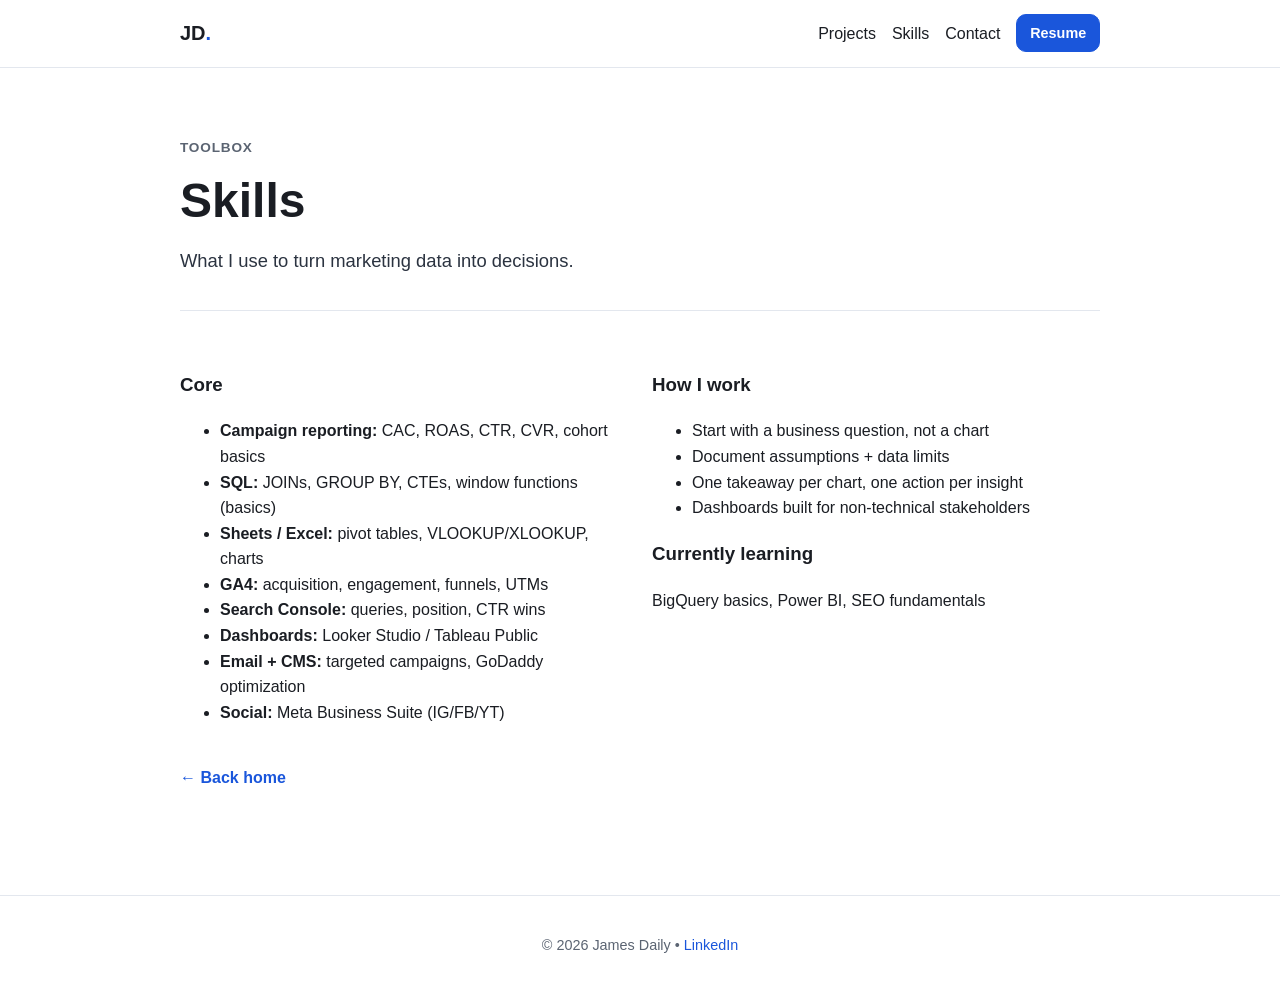
<file: skills.html>
<!DOCTYPE html>
<html lang="en">
<head>
  <meta charset="UTF-8" />
  <meta name="viewport" content="width=device-width, initial-scale=1.0" />
  <meta name="description" content="James Daily's marketing analytics toolkit: SQL, GA4, Search Console, Sheets and Excel, Looker Studio, Tableau, Meta Business Suite, and SEO." />
  <link rel="canonical" href="https://jl-daily.github.io/skills.html" />
  <meta property="og:type" content="website" />
  <meta property="og:site_name" content="James Daily" />
  <meta property="og:title" content="Skills — James Daily" />
  <meta property="og:description" content="James Daily's marketing analytics toolkit: SQL, GA4, Search Console, Sheets and Excel, Looker Studio, Tableau, Meta Business Suite, and SEO." />
  <meta property="og:url" content="https://jl-daily.github.io/skills.html" />
  <meta property="og:image" content="https://jl-daily.github.io/assets/og-image.png" />
  <meta property="og:image:width" content="1200" />
  <meta property="og:image:height" content="630" />
  <meta property="og:image:alt" content="James Daily — marketing analyst portfolio preview" />
  <meta name="twitter:card" content="summary_large_image" />
  <meta name="twitter:title" content="Skills — James Daily" />
  <meta name="twitter:description" content="James Daily's marketing analytics toolkit: SQL, GA4, Search Console, Sheets and Excel, Looker Studio, Tableau, Meta Business Suite, and SEO." />
  <meta name="twitter:image" content="https://jl-daily.github.io/assets/og-image.png" />
  <meta name="twitter:image:alt" content="James Daily — marketing analyst portfolio preview" />
  <meta name="theme-color" content="#0f172a" />
  <link rel="icon" href="/favicon.svg" type="image/svg+xml" />
  <link rel="apple-touch-icon" href="/assets/apple-touch-icon.png" />
  <title>Skills — James Daily</title>
  <link rel="stylesheet" href="styles.css" />
</head>
<body>
  <header class="site-header">
    <nav class="nav">
      <a href="./" class="logo">JD<span>.</span></a>
      <button class="nav-toggle" aria-label="Toggle navigation" aria-expanded="false">☰</button>
      <div class="nav-links">
        <a href="projects.html">Projects</a>
        <a href="skills.html">Skills</a>
        <a href="index.html#contact">Contact</a>
        <a href="resume.html" class="btn btn-small">Resume</a>
      </div>
    </nav>
  </header>
  <main>
    <section class="hero" style="padding-bottom:1rem">
      <p class="eyebrow">Toolbox</p>
      <h1>Skills</h1>
      <p class="lede">What I use to turn marketing data into decisions.</p>
    </section>
    <section class="section">
      <div class="grid-2">
        <div>
          <h3>Core</h3>
          <ul>
            <li><strong>Campaign reporting:</strong> CAC, ROAS, CTR, CVR, cohort basics</li>
            <li><strong>SQL:</strong> JOINs, GROUP BY, CTEs, window functions (basics)</li>
            <li><strong>Sheets / Excel:</strong> pivot tables, VLOOKUP/XLOOKUP, charts</li>
            <li><strong>GA4:</strong> acquisition, engagement, funnels, UTMs</li>
            <li><strong>Search Console:</strong> queries, position, CTR wins</li>
            <li><strong>Dashboards:</strong> Looker Studio / Tableau Public</li>
            <li><strong>Email + CMS:</strong> targeted campaigns, GoDaddy optimization</li>
            <li><strong>Social:</strong> Meta Business Suite (IG/FB/YT)</li>
          </ul>
        </div>
        <div>
          <h3>How I work</h3>
          <ul>
            <li>Start with a business question, not a chart</li>
            <li>Document assumptions + data limits</li>
            <li>One takeaway per chart, one action per insight</li>
            <li>Dashboards built for non-technical stakeholders</li>
          </ul>
          <h3>Currently learning</h3>
          <p>BigQuery basics, Power BI, SEO fundamentals</p>
        </div>
      </div>
      <p style="margin-top:1.5rem"><a class="text-link" href="index.html">← Back home</a></p>
    </section>
  </main>
  <footer class="site-footer">
    <p>© <span id="year"></span> James Daily • <a href="https://www.linkedin.com/in/james-daily/" target="_blank" rel="noopener noreferrer">LinkedIn</a></p>
  </footer>
  <script src="script.js"></script>
</body>
</html>
</file>
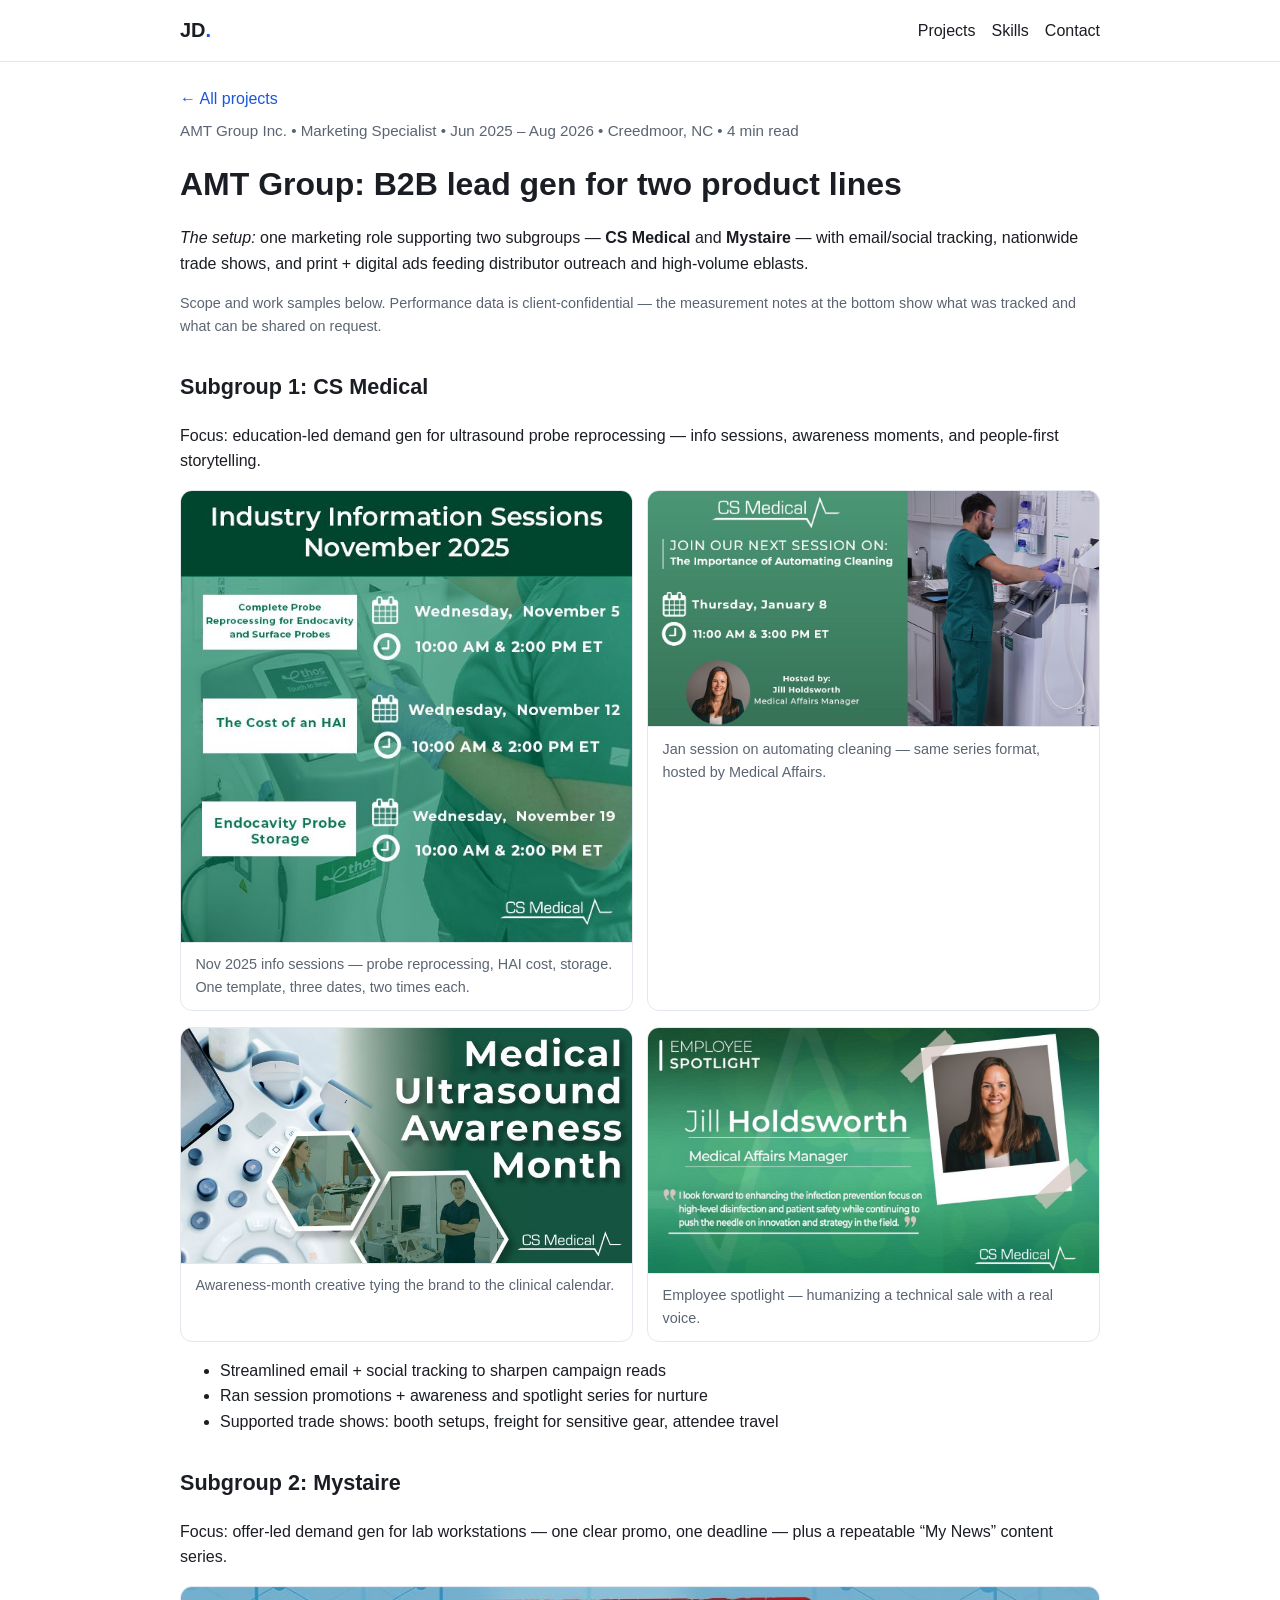
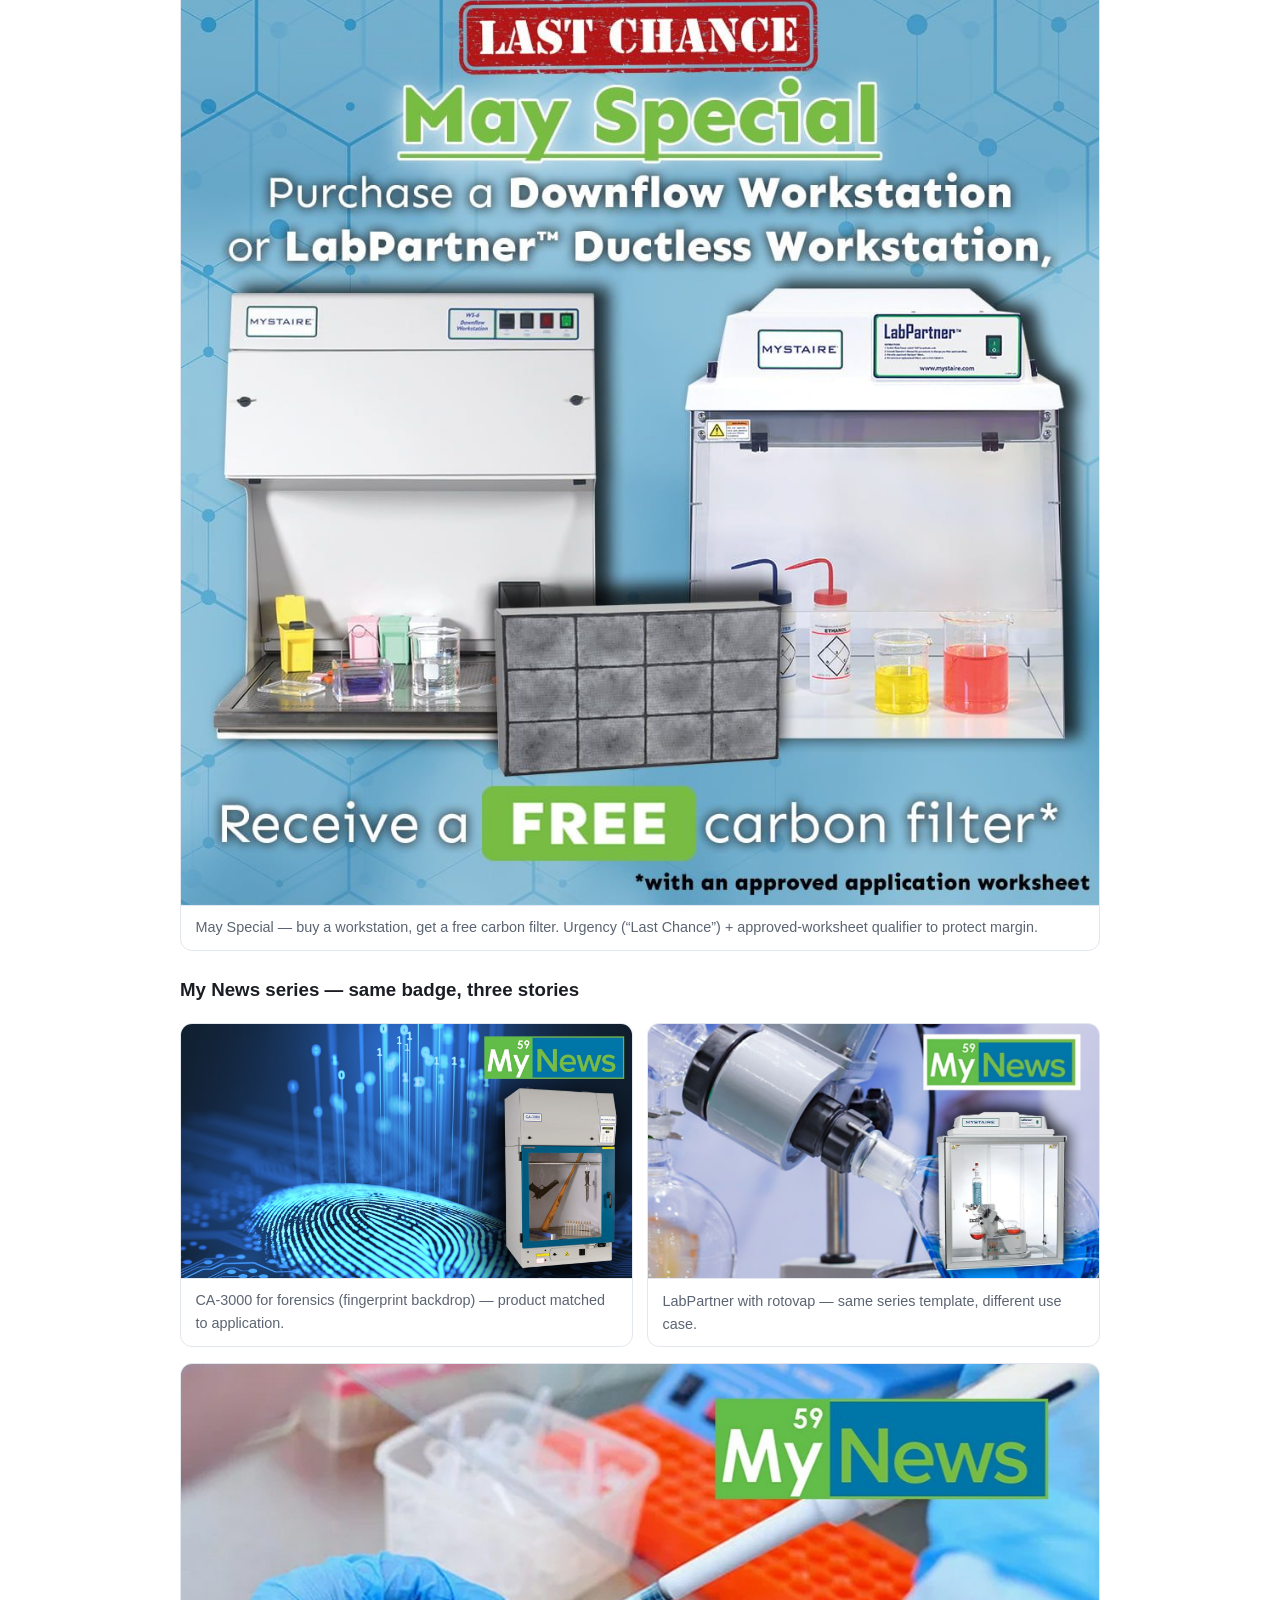
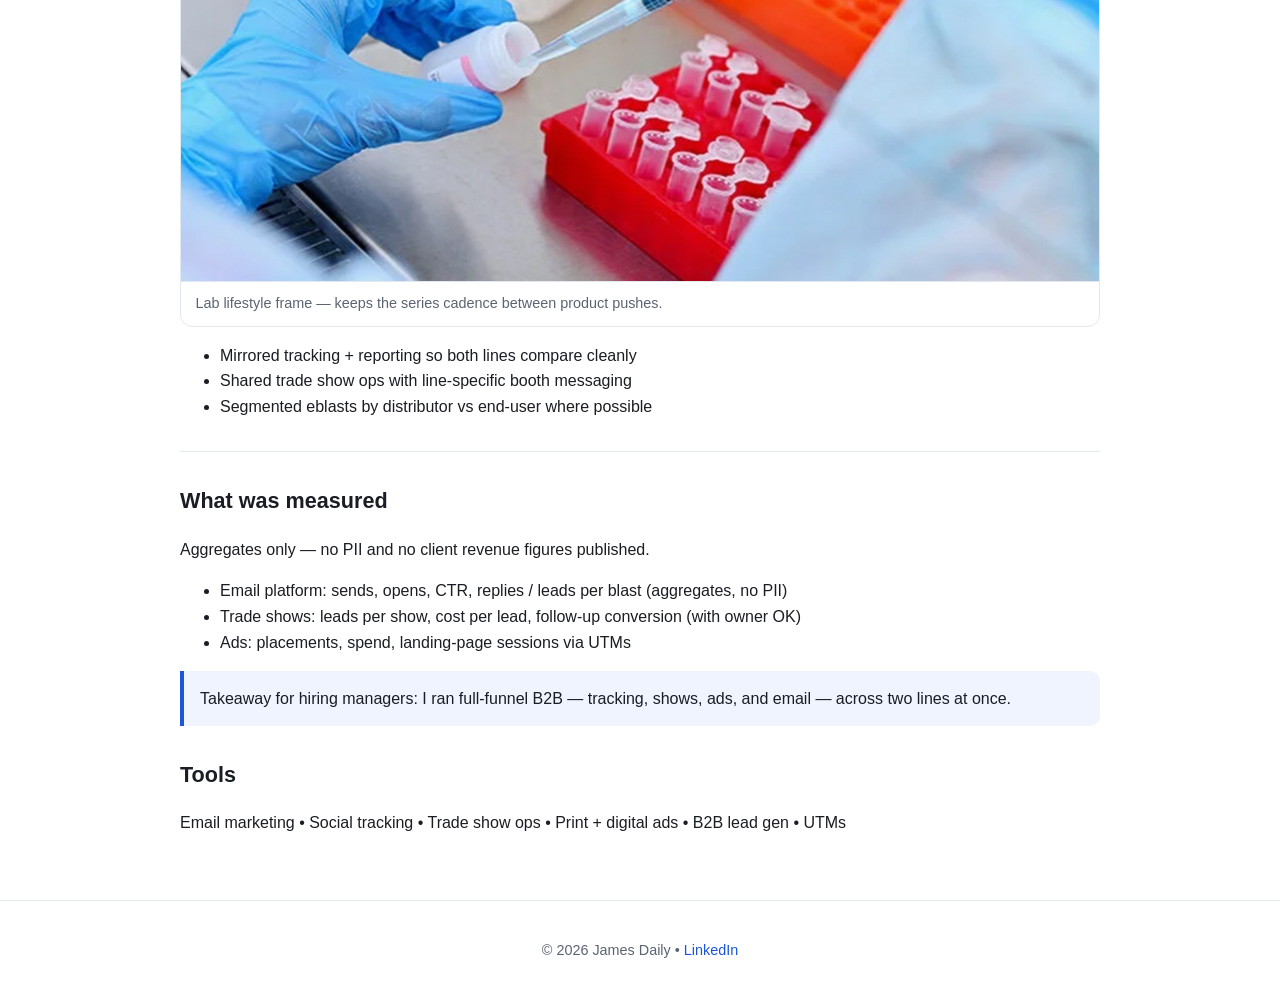
<file: projects/amt-group.html>
<!DOCTYPE html>
<html lang="en">
<head>
  <meta charset="UTF-8" />
  <meta name="viewport" content="width=device-width, initial-scale=1.0" />
  <meta name="description" content="AMT Group case study: B2B demand generation across CS Medical and Mystaire — email and social tracking, nationwide trade shows, and print and digital ads." />
  <link rel="canonical" href="https://jl-daily.github.io/projects/amt-group.html" />
  <meta property="og:type" content="article" />
  <meta property="og:site_name" content="James Daily" />
  <meta property="og:title" content="AMT Group — CS Medical + Mystaire — James Daily" />
  <meta property="og:description" content="AMT Group case study: B2B demand generation across CS Medical and Mystaire — email and social tracking, nationwide trade shows, and print and digital ads." />
  <meta property="og:url" content="https://jl-daily.github.io/projects/amt-group.html" />
  <meta property="og:image" content="https://jl-daily.github.io/assets/og-image.png" />
  <meta property="og:image:width" content="1200" />
  <meta property="og:image:height" content="630" />
  <meta property="og:image:alt" content="James Daily — marketing analyst portfolio preview" />
  <meta name="twitter:card" content="summary_large_image" />
  <meta name="twitter:title" content="AMT Group — CS Medical + Mystaire — James Daily" />
  <meta name="twitter:description" content="AMT Group case study: B2B demand generation across CS Medical and Mystaire — email and social tracking, nationwide trade shows, and print and digital ads." />
  <meta name="twitter:image" content="https://jl-daily.github.io/assets/og-image.png" />
  <meta name="twitter:image:alt" content="James Daily — marketing analyst portfolio preview" />
  <meta name="theme-color" content="#0f172a" />
  <link rel="icon" href="/favicon.svg" type="image/svg+xml" />
  <link rel="apple-touch-icon" href="/assets/apple-touch-icon.png" />
  <title>AMT Group — CS Medical + Mystaire — James Daily</title>
  <link rel="stylesheet" href="../styles.css" />
</head>
<body>
  <header class="site-header">
    <nav class="nav">
      <a href="../" class="logo">JD<span>.</span></a>
      <button class="nav-toggle" aria-label="Toggle navigation" aria-expanded="false">☰</button>
      <div class="nav-links">
        <a href="../projects.html">Projects</a>
        <a href="../skills.html">Skills</a>
        <a href="../index.html#contact">Contact</a>
      </div>
    </nav>
  </header>
  <main class="prose">
    <a class="back-link" href="../projects.html">← All projects</a>
    <p class="blog-meta">AMT Group Inc. • Marketing Specialist • Jun 2025 – Aug 2026 • Creedmoor, NC • 4 min read</p>
    <h1>AMT Group: B2B lead gen for two product lines</h1>
    <p><em>The setup:</em> one marketing role supporting two subgroups — <strong>CS Medical</strong> and <strong>Mystaire</strong> — with email/social tracking, nationwide trade shows, and print + digital ads feeding distributor outreach and high-volume eblasts.</p>
    <p class="small">Scope and work samples below. Performance data is client-confidential — the measurement notes at the bottom show what was tracked and what can be shared on request.</p>

    <h2>Subgroup 1: CS Medical</h2>
    <p>Focus: education-led demand gen for ultrasound probe reprocessing — info sessions, awareness moments, and people-first storytelling.</p>
    <div class="blog-grid">
      <figure class="blog-figure">
        <img src="../assets/projects/amt-group/cs-medical/industry-sessions-nov-2025.jpeg" alt="CS Medical Industry Information Sessions November 2025" />
        <figcaption>Nov 2025 info sessions — probe reprocessing, HAI cost, storage. One template, three dates, two times each.</figcaption>
      </figure>
      <figure class="blog-figure">
        <img src="../assets/projects/amt-group/cs-medical/automating-cleaning-session.jpeg" alt="CS Medical session on automating cleaning hosted by Jill Holdsworth" />
        <figcaption>Jan session on automating cleaning — same series format, hosted by Medical Affairs.</figcaption>
      </figure>
    </div>
    <div class="blog-grid">
      <figure class="blog-figure">
        <img src="../assets/projects/amt-group/cs-medical/ultrasound-awareness-month.jpeg" alt="CS Medical Medical Ultrasound Awareness Month creative" />
        <figcaption>Awareness-month creative tying the brand to the clinical calendar.</figcaption>
      </figure>
      <figure class="blog-figure">
        <img src="../assets/projects/amt-group/cs-medical/employee-spotlight-jill.jpeg" alt="CS Medical employee spotlight Jill Holdsworth" />
        <figcaption>Employee spotlight — humanizing a technical sale with a real voice.</figcaption>
      </figure>
    </div>
    <ul>
      <li>Streamlined email + social tracking to sharpen campaign reads</li>
      <li>Ran session promotions + awareness and spotlight series for nurture</li>
      <li>Supported trade shows: booth setups, freight for sensitive gear, attendee travel</li>
    </ul>

    <h2>Subgroup 2: Mystaire</h2>
    <p>Focus: offer-led demand gen for lab workstations — one clear promo, one deadline — plus a repeatable “My News” content series.</p>
    <figure class="blog-figure">
      <img src="../assets/projects/amt-group/mystaire/may-special-downflow-promo.jpeg" alt="Mystaire May Special downflow workstation free carbon filter promo" />
      <figcaption>May Special — buy a workstation, get a free carbon filter. Urgency (“Last Chance”) + approved-worksheet qualifier to protect margin.</figcaption>
    </figure>
    <h3 style="margin-top:1.5rem">My News series — same badge, three stories</h3>
    <div class="blog-grid">
      <figure class="blog-figure">
        <img src="../assets/projects/amt-group/mystaire/mynews59-ca3000-forensic.jpg" alt="Mystaire CA-3000 forensic workstation My News graphic" />
        <figcaption>CA-3000 for forensics (fingerprint backdrop) — product matched to application.</figcaption>
      </figure>
      <figure class="blog-figure">
        <img src="../assets/projects/amt-group/mystaire/mynews59-labpartner-rotovap.jpeg" alt="Mystaire LabPartner workstation rotovap My News graphic" />
        <figcaption>LabPartner with rotovap — same series template, different use case.</figcaption>
      </figure>
    </div>
    <figure class="blog-figure">
      <img src="../assets/projects/amt-group/mystaire/mynews59-pipette-lab.jpeg" alt="Mystaire My News pipette lab graphic" />
      <figcaption>Lab lifestyle frame — keeps the series cadence between product pushes.</figcaption>
    </figure>
    <ul>
      <li>Mirrored tracking + reporting so both lines compare cleanly</li>
      <li>Shared trade show ops with line-specific booth messaging</li>
      <li>Segmented eblasts by distributor vs end-user where possible</li>
    </ul>

    <hr class="blog-divider" />

    <h2>What was measured</h2>
    <p>Aggregates only — no PII and no client revenue figures published.</p>
    <ul>
      <li>Email platform: sends, opens, CTR, replies / leads per blast (aggregates, no PII)</li>
      <li>Trade shows: leads per show, cost per lead, follow-up conversion (with owner OK)</li>
      <li>Ads: placements, spend, landing-page sessions via UTMs</li>
    </ul>
    <div class="callout">
      Takeaway for hiring managers: I ran full-funnel B2B — tracking, shows, ads, and email — across two lines at once.
    </div>

    <h2>Tools</h2>
    <p>Email marketing • Social tracking • Trade show ops • Print + digital ads • B2B lead gen • UTMs</p>
  </main>
  <footer class="site-footer">
    <p>© <span id="year"></span> James Daily • <a href="https://www.linkedin.com/in/james-daily/" target="_blank" rel="noopener noreferrer">LinkedIn</a></p>
  </footer>
  <script src="../script.js"></script>
</body>
</html>
</file>
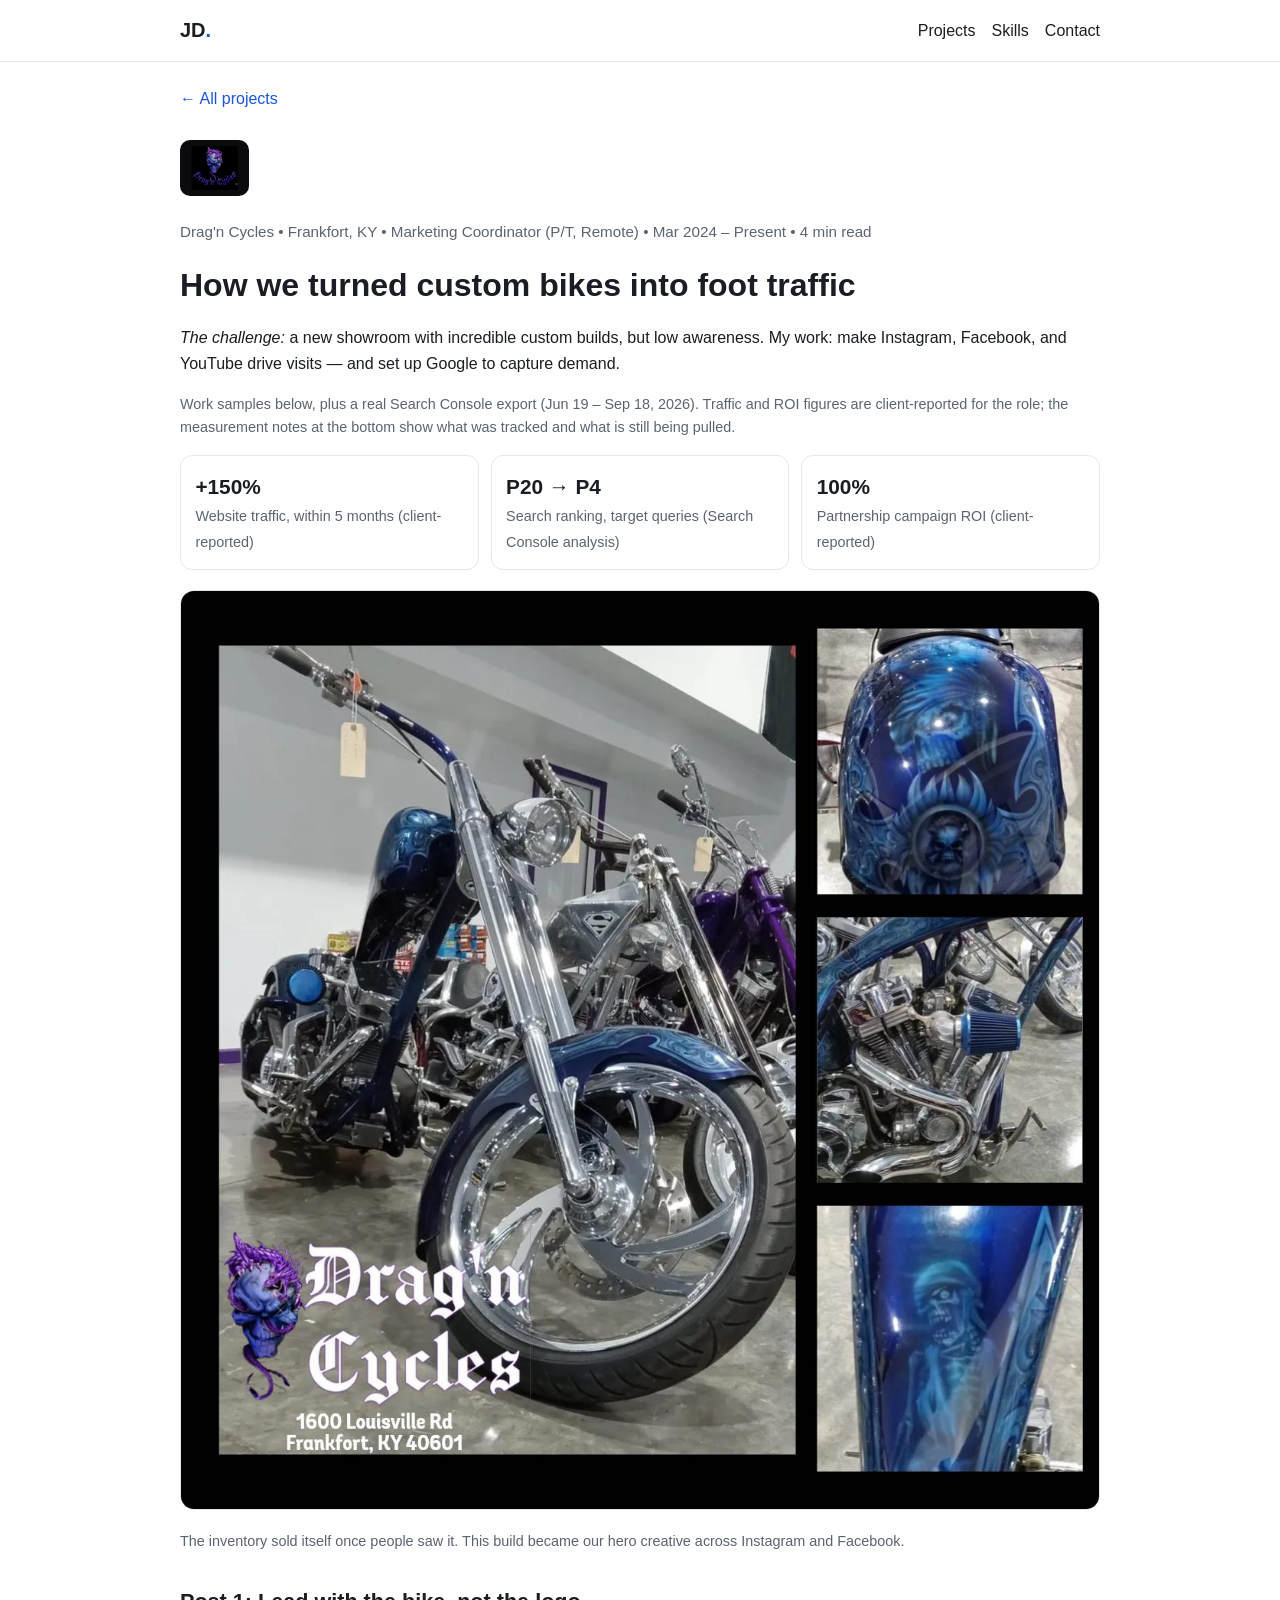
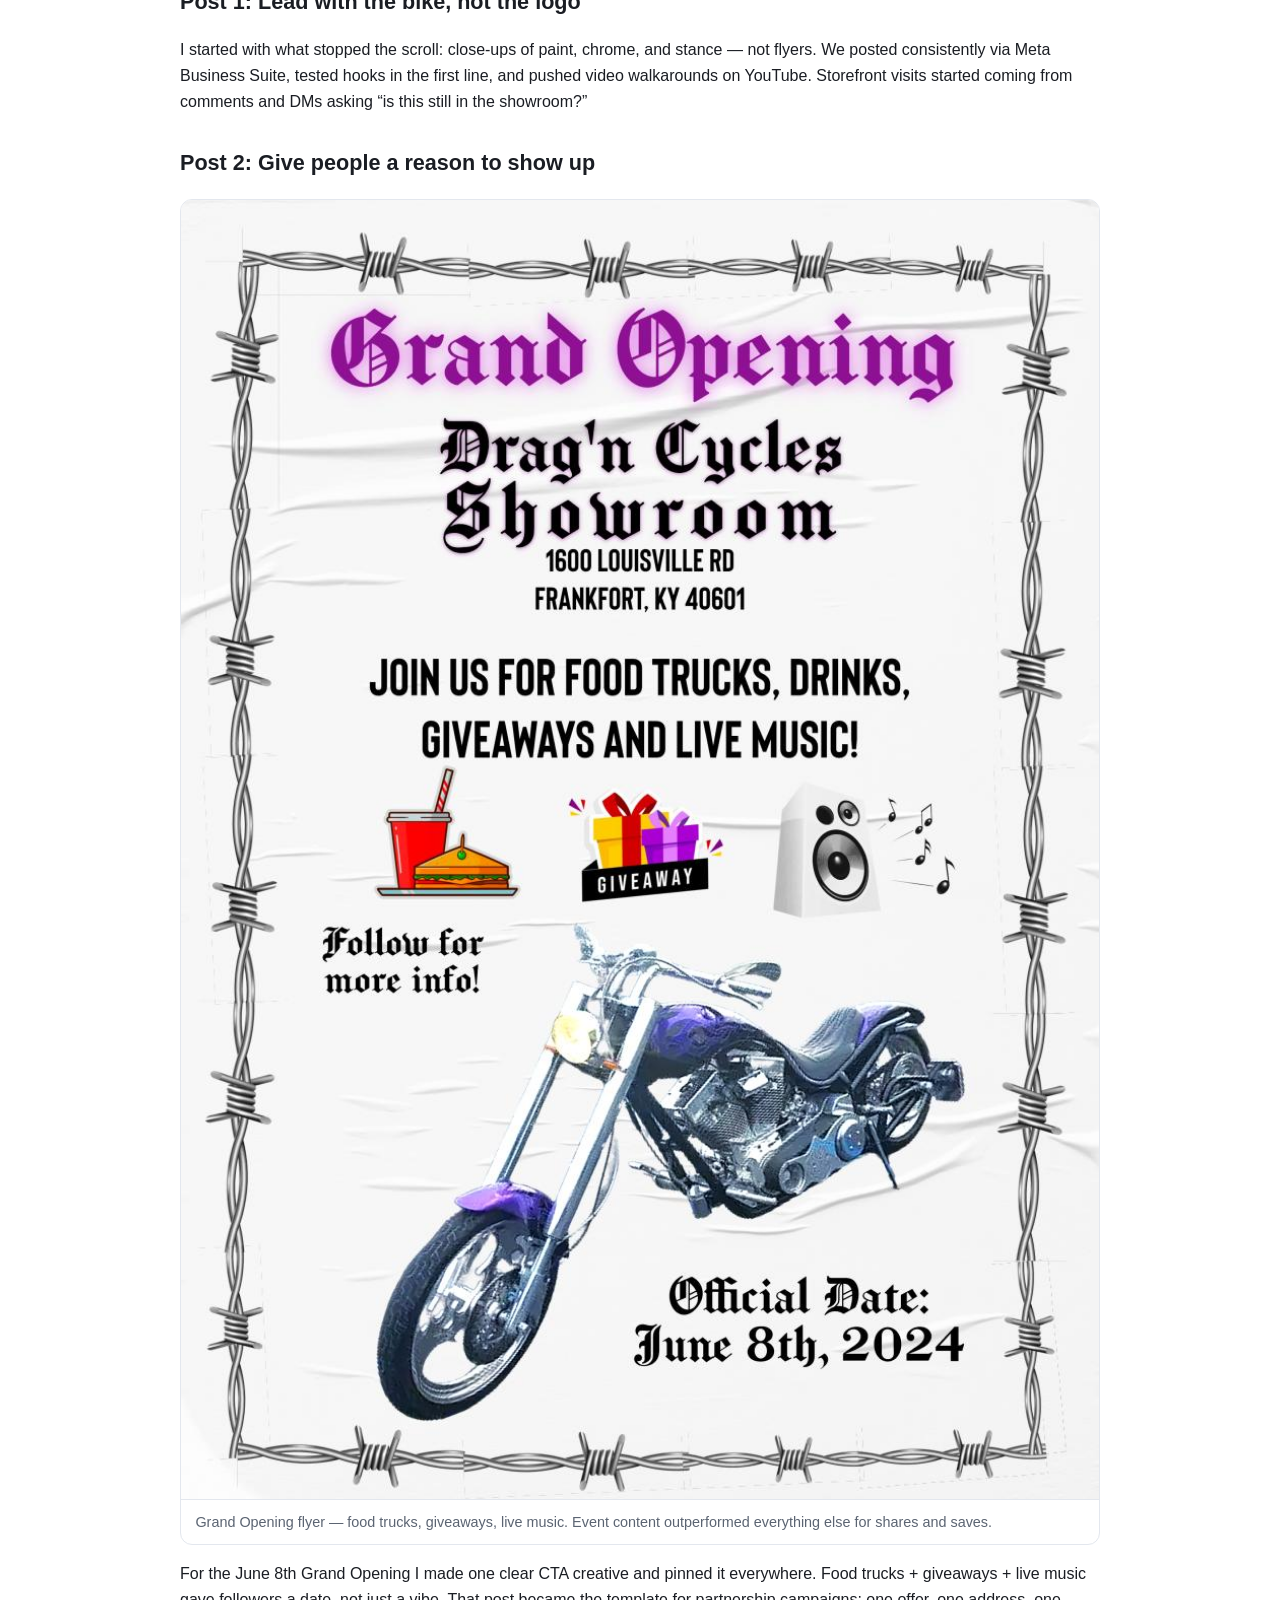
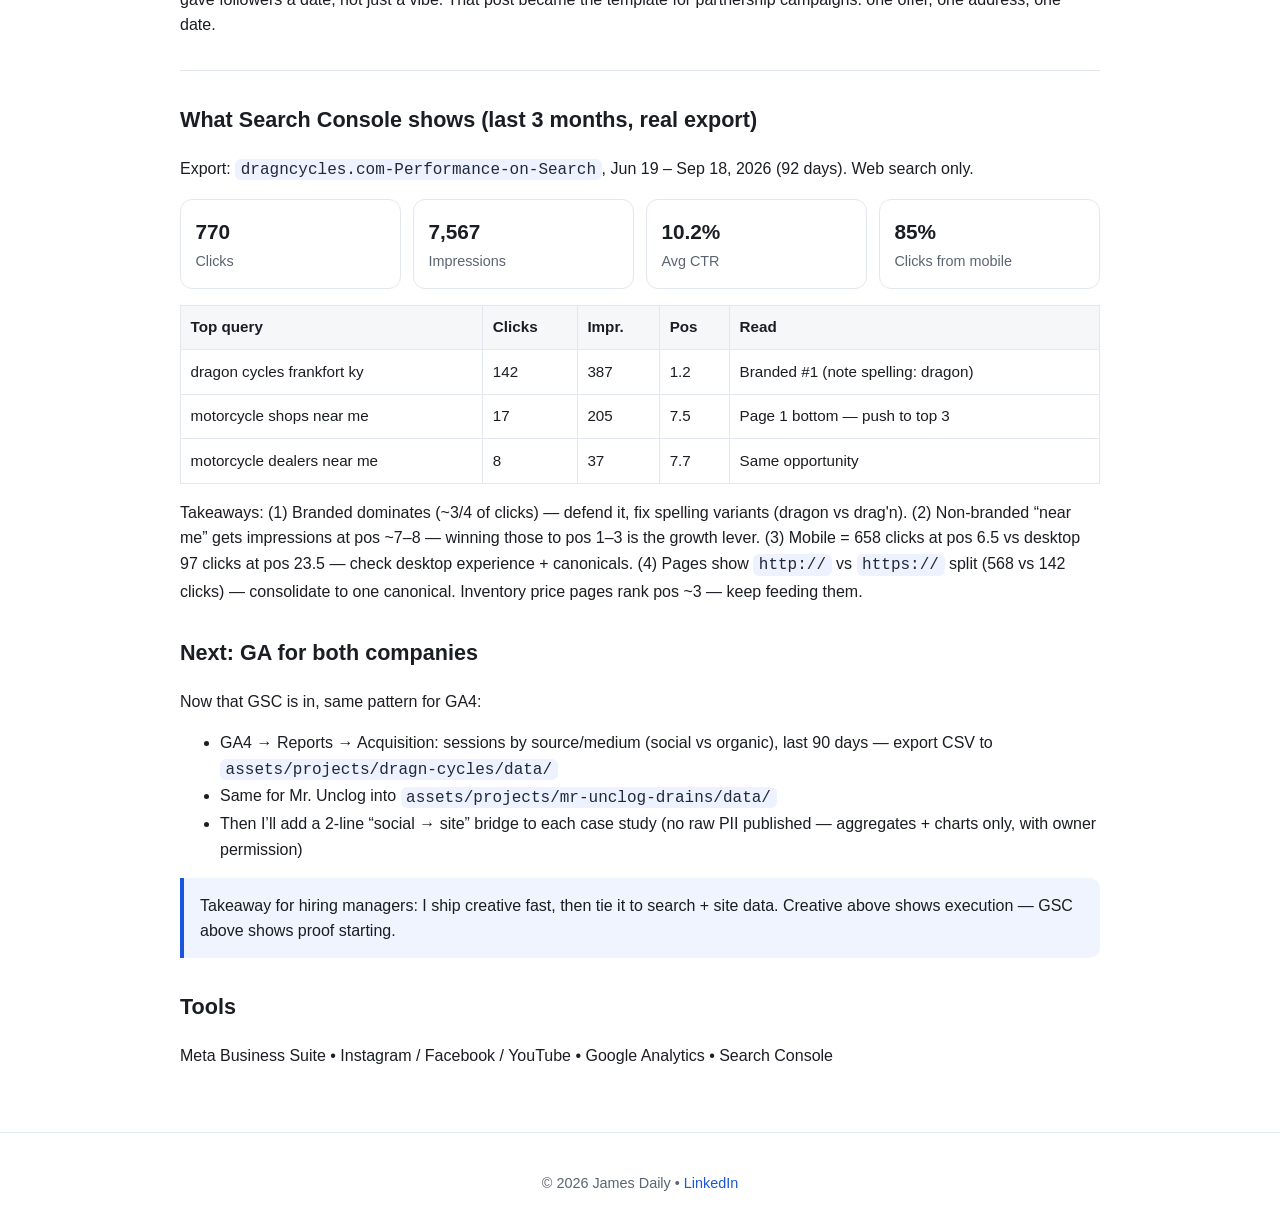
<file: projects/dragn-cycles.html>
<!DOCTYPE html>
<html lang="en">
<head>
  <meta charset="UTF-8" />
  <meta name="viewport" content="width=device-width, initial-scale=1.0" />
  <meta name="description" content="How James Daily grew Drag'n Cycles website traffic 150% and moved target search rankings from page 20 to page 4 using Meta, GA4, and Search Console." />
  <link rel="canonical" href="https://jl-daily.github.io/projects/dragn-cycles.html" />
  <meta property="og:type" content="article" />
  <meta property="og:site_name" content="James Daily" />
  <meta property="og:title" content="Drag'n Cycles — How We Filled a Showroom — James Daily" />
  <meta property="og:description" content="How James Daily grew Drag'n Cycles website traffic 150% and moved target search rankings from page 20 to page 4 using Meta, GA4, and Search Console." />
  <meta property="og:url" content="https://jl-daily.github.io/projects/dragn-cycles.html" />
  <meta property="og:image" content="https://jl-daily.github.io/assets/og-image.png" />
  <meta property="og:image:width" content="1200" />
  <meta property="og:image:height" content="630" />
  <meta property="og:image:alt" content="James Daily — marketing analyst portfolio preview" />
  <meta name="twitter:card" content="summary_large_image" />
  <meta name="twitter:title" content="Drag'n Cycles — How We Filled a Showroom — James Daily" />
  <meta name="twitter:description" content="How James Daily grew Drag'n Cycles website traffic 150% and moved target search rankings from page 20 to page 4 using Meta, GA4, and Search Console." />
  <meta name="twitter:image" content="https://jl-daily.github.io/assets/og-image.png" />
  <meta name="twitter:image:alt" content="James Daily — marketing analyst portfolio preview" />
  <meta name="theme-color" content="#0f172a" />
  <link rel="icon" href="/favicon.svg" type="image/svg+xml" />
  <link rel="apple-touch-icon" href="/assets/apple-touch-icon.png" />
  <title>Drag'n Cycles — How We Filled a Showroom — James Daily</title>
  <link rel="stylesheet" href="../styles.css" />
</head>
<body>
  <header class="site-header">
    <nav class="nav">
      <a href="../" class="logo">JD<span>.</span></a>
      <button class="nav-toggle" aria-label="Toggle navigation" aria-expanded="false">☰</button>
      <div class="nav-links">
        <a href="../projects.html">Projects</a>
        <a href="../skills.html">Skills</a>
        <a href="../index.html#contact">Contact</a>
      </div>
    </nav>
  </header>
  <main class="prose">
    <a class="back-link" href="../projects.html">← All projects</a>
    <p><img class="blog-logo" src="../assets/logos/dragn-cycles-logo.webp" alt="Drag'n Cycles logo" onerror="this.style.display='none'" /></p>
    <p class="blog-meta">Drag'n Cycles • Frankfort, KY • Marketing Coordinator (P/T, Remote) • Mar 2024 – Present • 4 min read</p>
    <h1>How we turned custom bikes into foot traffic</h1>
    <p><em>The challenge:</em> a new showroom with incredible custom builds, but low awareness. My work: make Instagram, Facebook, and YouTube drive visits — and set up Google to capture demand.</p>
    <p class="small">Work samples below, plus a real Search Console export (Jun 19 – Sep 18, 2026). Traffic and ROI figures are client-reported for the role; the measurement notes at the bottom show what was tracked and what is still being pulled.</p>

    <div class="kpi-grid">
      <div class="kpi"><strong>+150%</strong><span>Website traffic, within 5 months (client-reported)</span></div>
      <div class="kpi"><strong>P20 → P4</strong><span>Search ranking, target queries (Search Console analysis)</span></div>
      <div class="kpi"><strong>100%</strong><span>Partnership campaign ROI (client-reported)</span></div>
    </div>

    <div class="blog-hero">
      <img src="../assets/projects/dragn-cycles/showroom-bikes-collage.jpeg" alt="Custom blue chopper at Drag'n Cycles showroom, Frankfort KY" />
    </div>
    <p class="small">The inventory sold itself once people saw it. This build became our hero creative across Instagram and Facebook.</p>

    <h2>Post 1: Lead with the bike, not the logo</h2>
    <p>
      I started with what stopped the scroll: close-ups of paint, chrome, and stance — not flyers.
      We posted consistently via Meta Business Suite, tested hooks in the first line, and pushed
      video walkarounds on YouTube. Storefront visits started coming from comments and DMs asking
      “is this still in the showroom?”
    </p>

    <h2>Post 2: Give people a reason to show up</h2>
    <figure class="blog-figure">
      <img src="../assets/projects/dragn-cycles/grand-opening-flyer.jpeg" alt="Drag'n Cycles Grand Opening Showroom flyer, June 8 2024" />
      <figcaption>Grand Opening flyer — food trucks, giveaways, live music. Event content outperformed everything else for shares and saves.</figcaption>
    </figure>
    <p>
      For the June 8th Grand Opening I made one clear CTA creative and pinned it everywhere.
      Food trucks + giveaways + live music gave followers a date, not just a vibe. That post
      became the template for partnership campaigns: one offer, one address, one date.
    </p>

    <hr class="blog-divider" />

    <h2>What Search Console shows (last 3 months, real export)</h2>
    <p>Export: <code>dragncycles.com-Performance-on-Search</code>, Jun 19 – Sep 18, 2026 (92 days). Web search only.</p>
    <div class="kpi-grid">
      <div class="kpi"><strong>770</strong><span>Clicks</span></div>
      <div class="kpi"><strong>7,567</strong><span>Impressions</span></div>
      <div class="kpi"><strong>10.2%</strong><span>Avg CTR</span></div>
      <div class="kpi"><strong>85%</strong><span>Clicks from mobile</span></div>
    </div>
    <table>
      <tr><th>Top query</th><th>Clicks</th><th>Impr.</th><th>Pos</th><th>Read</th></tr>
      <tr><td>dragon cycles frankfort ky</td><td>142</td><td>387</td><td>1.2</td><td>Branded #1 (note spelling: dragon)</td></tr>
      <tr><td>motorcycle shops near me</td><td>17</td><td>205</td><td>7.5</td><td>Page 1 bottom — push to top 3</td></tr>
      <tr><td>motorcycle dealers near me</td><td>8</td><td>37</td><td>7.7</td><td>Same opportunity</td></tr>
    </table>
    <p>
      Takeaways: (1) Branded dominates (~3/4 of clicks) — defend it, fix spelling variants
      (dragon vs drag'n). (2) Non-branded “near me” gets impressions at pos ~7–8 — winning
      those to pos 1–3 is the growth lever. (3) Mobile = 658 clicks at pos 6.5 vs desktop
      97 clicks at pos 23.5 — check desktop experience + canonicals. (4) Pages show
      <code>http://</code> vs <code>https://</code> split (568 vs 142 clicks) — consolidate
      to one canonical. Inventory price pages rank pos ~3 — keep feeding them.
    </p>

    <h2>Next: GA for both companies</h2>
    <p>Now that GSC is in, same pattern for GA4:</p>
    <ul>
      <li>GA4 → Reports → Acquisition: sessions by source/medium (social vs organic), last 90 days — export CSV to <code>assets/projects/dragn-cycles/data/</code></li>
      <li>Same for Mr. Unclog into <code>assets/projects/mr-unclog-drains/data/</code></li>
      <li>Then I’ll add a 2-line “social → site” bridge to each case study (no raw PII published — aggregates + charts only, with owner permission)</li>
    </ul>
    <div class="callout">
      Takeaway for hiring managers: I ship creative fast, then tie it to search + site data. Creative above shows execution — GSC above shows proof starting.
    </div>

    <h2>Tools</h2>
    <p>Meta Business Suite • Instagram / Facebook / YouTube • Google Analytics • Search Console</p>
  </main>
  <footer class="site-footer">
    <p>© <span id="year"></span> James Daily • <a href="https://www.linkedin.com/in/james-daily/" target="_blank" rel="noopener noreferrer">LinkedIn</a></p>
  </footer>
  <script src="../script.js"></script>
</body>
</html>
</file>
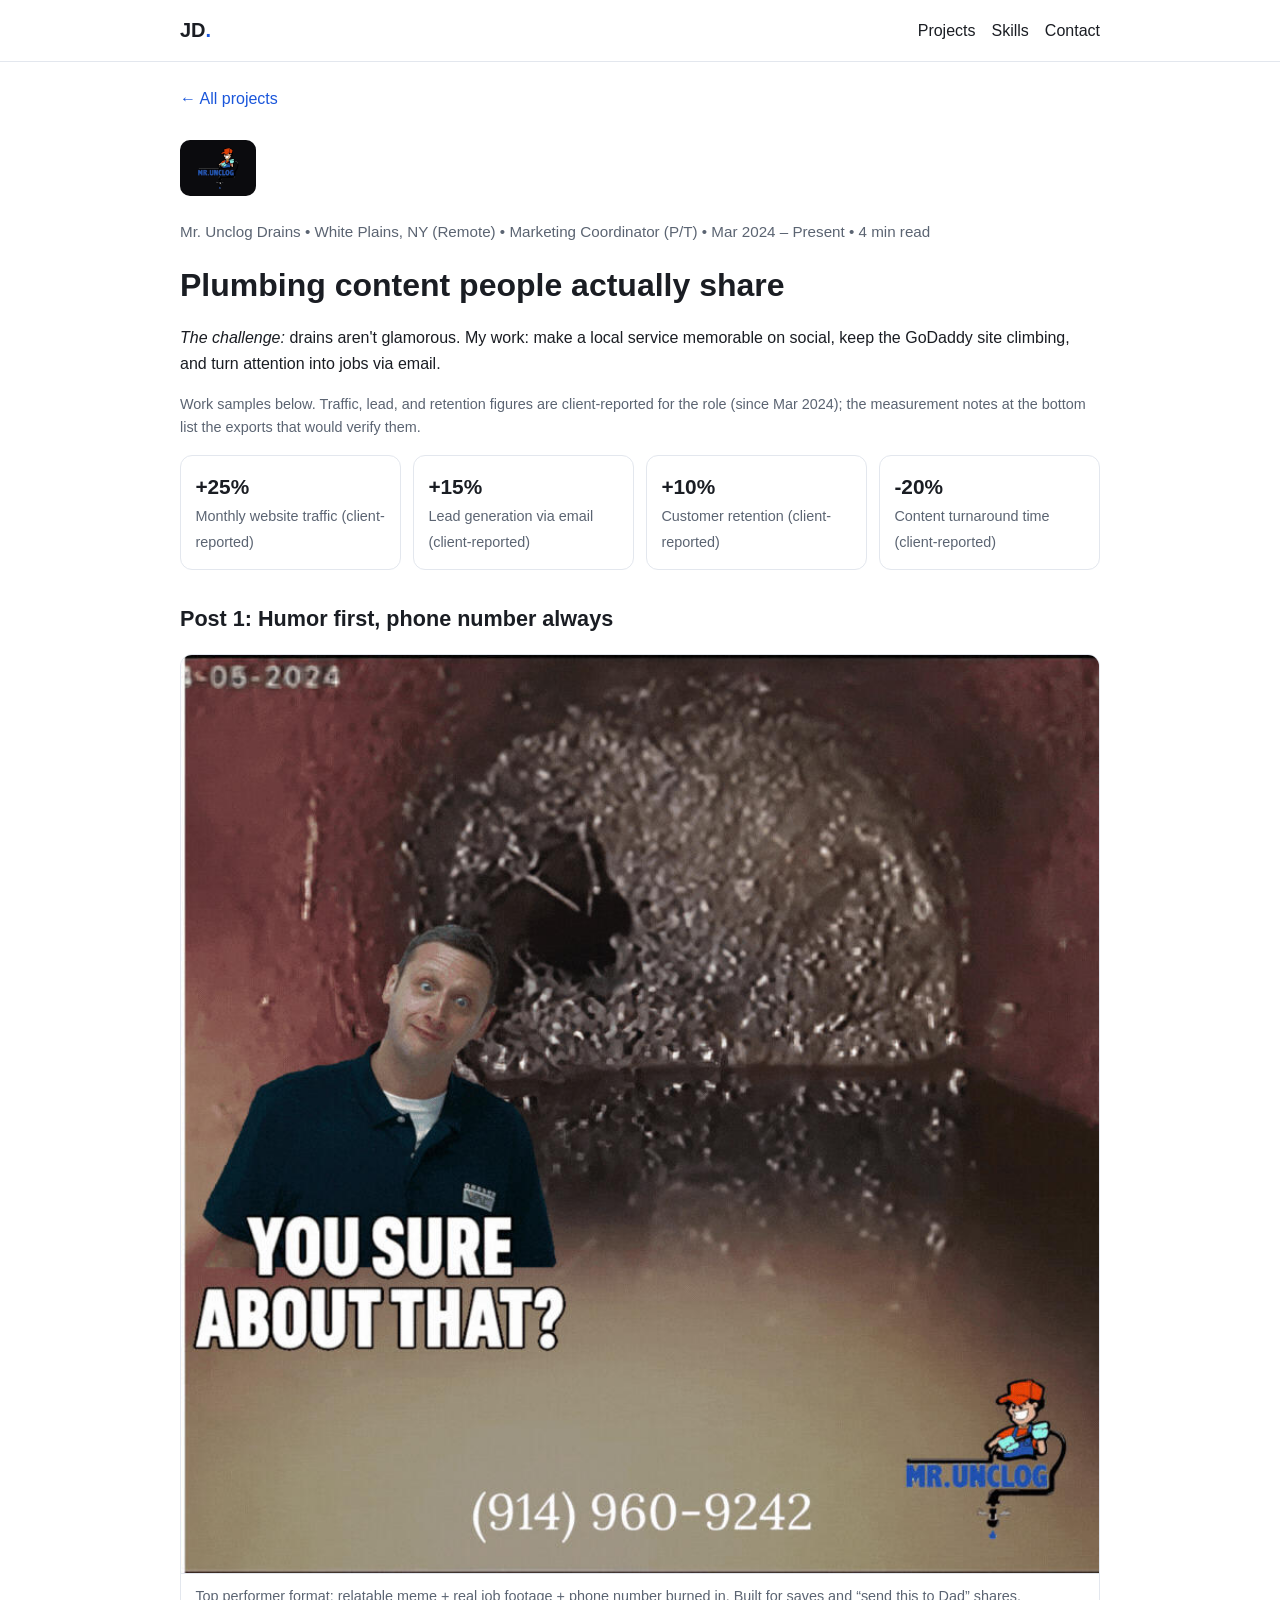
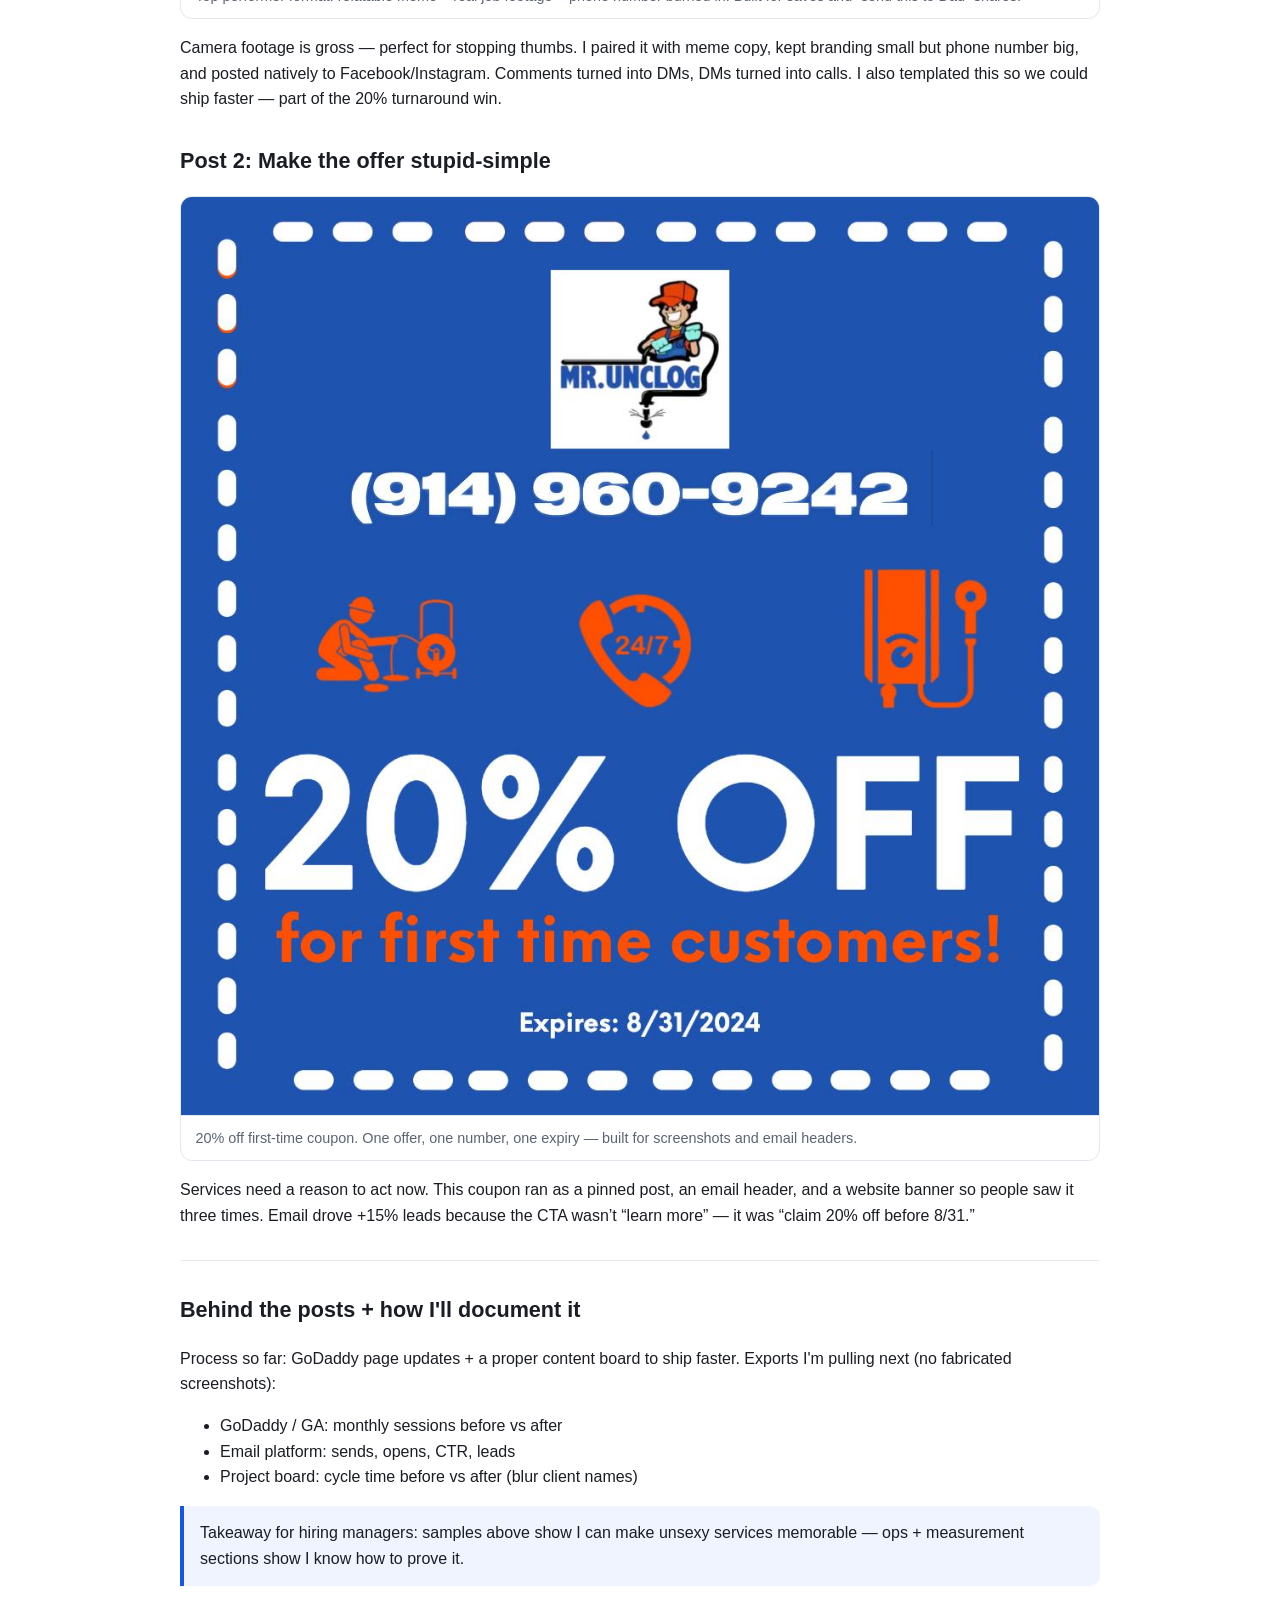
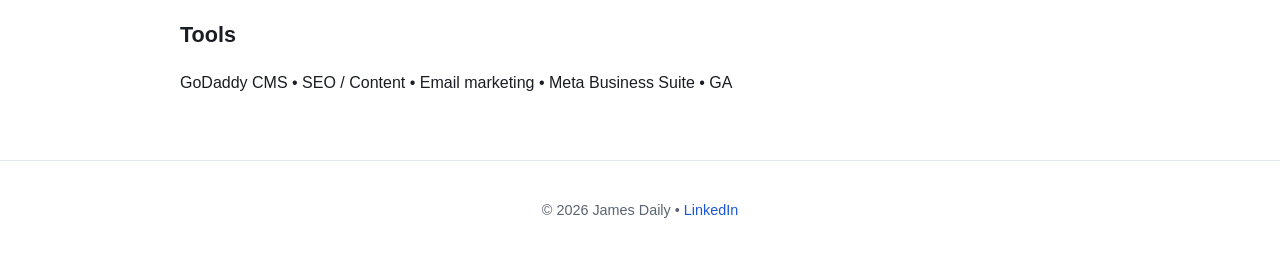
<file: projects/mr-unclog-drains.html>
<!DOCTYPE html>
<html lang="en">
<head>
  <meta charset="UTF-8" />
  <meta name="viewport" content="width=device-width, initial-scale=1.0" />
  <meta name="description" content="Mr. Unclog Drains case study: +25% traffic, +15% leads, and 20% faster content turnaround through SEO, email marketing, and social content." />
  <link rel="canonical" href="https://jl-daily.github.io/projects/mr-unclog-drains.html" />
  <meta property="og:type" content="article" />
  <meta property="og:site_name" content="James Daily" />
  <meta property="og:title" content="Mr. Unclog Drains — Memes That Book Jobs — James Daily" />
  <meta property="og:description" content="Mr. Unclog Drains case study: +25% traffic, +15% leads, and 20% faster content turnaround through SEO, email marketing, and social content." />
  <meta property="og:url" content="https://jl-daily.github.io/projects/mr-unclog-drains.html" />
  <meta property="og:image" content="https://jl-daily.github.io/assets/og-image.png" />
  <meta property="og:image:width" content="1200" />
  <meta property="og:image:height" content="630" />
  <meta property="og:image:alt" content="James Daily — marketing analyst portfolio preview" />
  <meta name="twitter:card" content="summary_large_image" />
  <meta name="twitter:title" content="Mr. Unclog Drains — Memes That Book Jobs — James Daily" />
  <meta name="twitter:description" content="Mr. Unclog Drains case study: +25% traffic, +15% leads, and 20% faster content turnaround through SEO, email marketing, and social content." />
  <meta name="twitter:image" content="https://jl-daily.github.io/assets/og-image.png" />
  <meta name="twitter:image:alt" content="James Daily — marketing analyst portfolio preview" />
  <meta name="theme-color" content="#0f172a" />
  <link rel="icon" href="/favicon.svg" type="image/svg+xml" />
  <link rel="apple-touch-icon" href="/assets/apple-touch-icon.png" />
  <title>Mr. Unclog Drains — Memes That Book Jobs — James Daily</title>
  <link rel="stylesheet" href="../styles.css" />
</head>
<body>
  <header class="site-header">
    <nav class="nav">
      <a href="../" class="logo">JD<span>.</span></a>
      <button class="nav-toggle" aria-label="Toggle navigation" aria-expanded="false">☰</button>
      <div class="nav-links">
        <a href="../projects.html">Projects</a>
        <a href="../skills.html">Skills</a>
        <a href="../index.html#contact">Contact</a>
      </div>
    </nav>
  </header>
  <main class="prose">
    <a class="back-link" href="../projects.html">← All projects</a>
    <p><img class="blog-logo" src="../assets/logos/mr-unclog-logo.png" alt="Mr. Unclog Drains logo" onerror="this.style.display='none'" /></p>
    <p class="blog-meta">Mr. Unclog Drains • White Plains, NY (Remote) • Marketing Coordinator (P/T) • Mar 2024 – Present • 4 min read</p>
    <h1>Plumbing content people actually share</h1>
    <p><em>The challenge:</em> drains aren't glamorous. My work: make a local service memorable on social, keep the GoDaddy site climbing, and turn attention into jobs via email.</p>
    <p class="small">Work samples below. Traffic, lead, and retention figures are client-reported for the role (since Mar 2024); the measurement notes at the bottom list the exports that would verify them.</p>

    <div class="kpi-grid">
      <div class="kpi"><strong>+25%</strong><span>Monthly website traffic (client-reported)</span></div>
      <div class="kpi"><strong>+15%</strong><span>Lead generation via email (client-reported)</span></div>
      <div class="kpi"><strong>+10%</strong><span>Customer retention (client-reported)</span></div>
      <div class="kpi"><strong>-20%</strong><span>Content turnaround time (client-reported)</span></div>
    </div>

    <h2>Post 1: Humor first, phone number always</h2>
    <figure class="blog-figure">
      <img src="../assets/projects/mr-unclog-drains/social-meme-drain-camera.jpeg" alt="Mr Unclog social meme with drain camera - You sure about that" />
      <figcaption>Top performer format: relatable meme + real job footage + phone number burned in. Built for saves and “send this to Dad” shares.</figcaption>
    </figure>
    <p>
      Camera footage is gross — perfect for stopping thumbs. I paired it with meme copy,
      kept branding small but phone number big, and posted natively to Facebook/Instagram.
      Comments turned into DMs, DMs turned into calls. I also templated this so we could
      ship faster — part of the 20% turnaround win.
    </p>

    <h2>Post 2: Make the offer stupid-simple</h2>
    <figure class="blog-figure">
      <img src="../assets/projects/mr-unclog-drains/coupon-20pct-off.jpeg" alt="Mr Unclog 20 percent off first time customers coupon" />
      <figcaption>20% off first-time coupon. One offer, one number, one expiry — built for screenshots and email headers.</figcaption>
    </figure>
    <p>
      Services need a reason to act now. This coupon ran as a pinned post, an email header,
      and a website banner so people saw it three times. Email drove +15% leads because
      the CTA wasn’t “learn more” — it was “claim 20% off before 8/31.”
    </p>

    <hr class="blog-divider" />

    <h2>Behind the posts + how I'll document it</h2>
    <p>
      Process so far: GoDaddy page updates + a proper content board to ship faster.
      Exports I'm pulling next (no fabricated screenshots):
    </p>
    <ul>
      <li>GoDaddy / GA: monthly sessions before vs after</li>
      <li>Email platform: sends, opens, CTR, leads</li>
      <li>Project board: cycle time before vs after (blur client names)</li>
    </ul>
    <div class="callout">
      Takeaway for hiring managers: samples above show I can make unsexy services memorable — ops + measurement sections show I know how to prove it.
    </div>

    <h2>Tools</h2>
    <p>GoDaddy CMS • SEO / Content • Email marketing • Meta Business Suite • GA</p>
  </main>
  <footer class="site-footer">
    <p>© <span id="year"></span> James Daily • <a href="https://www.linkedin.com/in/james-daily/" target="_blank" rel="noopener noreferrer">LinkedIn</a></p>
  </footer>
  <script src="../script.js"></script>
</body>
</html>
</file>
<file: styles.css>
:root {
  --bg: #ffffff;
  --bg-alt: #f6f7f9;
  --text: #1a1d23;
  --muted: #5b6472;
  --line: #e3e7ee;
  --accent: #1a56db;
  --accent-dark: #1343ad;
  --card: #ffffff;
  --radius: 14px;
  --max: 960px;
  --font: -apple-system, BlinkMacSystemFont, "Segoe UI", Inter, Roboto, Helvetica, Arial, sans-serif;
}

* { box-sizing: border-box; }

body {
  margin: 0;
  font-family: var(--font);
  color: var(--text);
  background: var(--bg);
  line-height: 1.6;
}

a { color: var(--accent); text-decoration: none; }
a:hover { text-decoration: underline; }

.site-header {
  position: sticky;
  top: 0;
  background: rgba(255,255,255,.92);
  backdrop-filter: blur(8px);
  border-bottom: 1px solid var(--line);
  z-index: 10;
}

.nav {
  max-width: var(--max);
  margin: 0 auto;
  padding: 0.9rem 1.25rem;
  display: flex;
  align-items: center;
  justify-content: space-between;
}

.logo { font-weight: 800; font-size: 1.25rem; color: var(--text); }
.logo span { color: var(--accent); }
.logo:hover { text-decoration: none; }

.nav-links { display: flex; gap: 1rem; align-items: center; }
.nav-links a { color: var(--text); font-weight: 500; }
.nav-links a:hover { color: var(--accent); }

.nav-toggle { display: none; background: none; border: 1px solid var(--line); border-radius: 8px; padding: .3rem .6rem; font-size: 1.1rem; }

main { max-width: var(--max); margin: 0 auto; padding: 0 1.25rem 3rem; }

.hero { padding: 3.5rem 0 2.5rem; }
.eyebrow { color: var(--muted); text-transform: uppercase; letter-spacing: .06em; font-size: .85rem; font-weight: 700; }
.hero h1 { font-size: clamp(2rem, 5vw, 3rem); line-height: 1.15; margin: .5rem 0 1rem; }
.lede { font-size: 1.15rem; color: #2b3340; max-width: 42rem; }
.hero-cta { display: flex; gap: .75rem; margin: 1.5rem 0; flex-wrap: wrap; }
.hero-meta { list-style: none; padding: 0; margin: 1rem 0 0; color: var(--muted); display: grid; gap: .3rem; }

.btn {
  display: inline-block;
  background: var(--accent);
  color: #fff;
  padding: .7rem 1.2rem;
  border-radius: 10px;
  font-weight: 650;
  border: 1px solid var(--accent);
}
.btn:hover { background: var(--accent-dark); text-decoration: none; color: #fff; }
.btn-ghost { background: #fff; color: var(--text); border-color: var(--line); }
.btn-ghost:hover { border-color: var(--text); background: #fff; color: var(--text); }
.btn-small { padding: .4rem .8rem; font-size: .9rem; }
.nav-links a.btn, .nav-links a.btn:hover, .nav-links a.btn:visited { color: #fff; font-weight: 800; text-decoration: none; }

.section { padding: 2.5rem 0; border-top: 1px solid var(--line); }
.section-alt { background: var(--bg-alt); margin: 0 -1.25rem; padding-left: 1.25rem; padding-right: 1.25rem; }
.section h2 { font-size: 1.7rem; margin: 0 0 .5rem; }
.section-sub { color: var(--muted); max-width: 44rem; }

.cards { display: grid; grid-template-columns: repeat(auto-fit, minmax(260px, 1fr)); gap: 1rem; margin-top: 1.5rem; }
.card {
  background: var(--card);
  border: 1px solid var(--line);
  border-radius: var(--radius);
  padding: 1.25rem;
}
.card-tag { font-size: .8rem; font-weight: 700; color: var(--muted); text-transform: uppercase; letter-spacing: .04em; margin: 0 0 .5rem; }
.card h3 { margin: 0 0 .5rem; font-size: 1.15rem; line-height: 1.35; }
.card h3 a { color: var(--text); }
.card p { color: #334052; }
.pill-list { list-style: none; display: flex; flex-wrap: wrap; gap: .4rem; padding: 0; margin: .8rem 0; }
.pill-list li { background: var(--bg-alt); border: 1px solid var(--line); border-radius: 999px; padding: .15rem .65rem; font-size: .85rem; }
.text-link { font-weight: 650; }

.grid-2 { display: grid; grid-template-columns: 1fr 1fr; gap: 1.5rem; }
@media (max-width: 700px) {
  .grid-2 { grid-template-columns: 1fr; }
  .nav-links { display: none; flex-direction: column; align-items: flex-start; width: 100%; padding: .75rem 0; }
  .nav-links.open { display: flex; }
  .nav { flex-wrap: wrap; }
  .nav-toggle { display: block; }
}

.prose h1 { font-size: 2rem; line-height: 1.2; }
.prose h2 { margin-top: 2rem; font-size: 1.35rem; }
.meta { color: var(--muted); }
.kpi-grid { display: grid; grid-template-columns: repeat(auto-fit, minmax(150px, 1fr)); gap: .75rem; margin: 1rem 0; }
.kpi { border: 1px solid var(--line); border-radius: 12px; padding: .9rem; background: #fff; }
.kpi strong { display: block; font-size: 1.3rem; }
.kpi span { color: var(--muted); font-size: .9rem; }
.embed-box { border: 1px dashed #b6c2d6; border-radius: 12px; padding: 1rem; background: #fbfcff; margin: 1rem 0; }
pre { background: #0f172a; color: #e2e8f0; padding: 1rem; border-radius: 12px; overflow-x: auto; }
code { font-family: ui-monospace, SFMono-Regular, Menlo, Consolas, monospace; }
p code, li code { background: #eef2ff; color: #1e293b; padding: .1rem .35rem; border-radius: 6px; }
table { width: 100%; border-collapse: collapse; margin: 1rem 0; }
th, td { border: 1px solid var(--line); padding: .6rem; text-align: left; font-size: .95rem; }
th { background: var(--bg-alt); }
.callout { border-left: 4px solid var(--accent); background: #eff4ff; padding: .9rem 1rem; border-radius: 0 10px 10px 0; }
.contact-list { list-style: none; padding: 0; }
.small { font-size: .9rem; color: var(--muted); }

.site-footer { border-top: 1px solid var(--line); text-align: center; color: var(--muted); padding: 1.5rem; font-size: .9rem; }
.back-link { display: inline-block; margin: 1.5rem 0 0; }

/* Resume top banner — white text on dark */
.resume-top {
  background: #0f172a;
  color: #fff;
  border-radius: var(--radius);
  padding: 1.75rem 1.5rem;
  margin: 1rem 0 0.5rem;
}
.resume-top h1 { color: #fff; margin: 0 0 0.4rem; }
.resume-top .meta { color: #cbd5e1; }
.resume-top a { color: #fff; }
.resume-top .btn { color: #fff; }

/* Blog-style case studies */
.blog-meta { color: var(--muted); font-size: 0.95rem; margin: 0.5rem 0 0; }
.blog-hero { border-radius: var(--radius); overflow: hidden; border: 1px solid var(--line); margin: 1.25rem 0; }
.blog-hero img { display: block; width: 100%; height: auto; }
.blog-grid { display: grid; grid-template-columns: 1fr 1fr; gap: 0.9rem; margin: 1rem 0; }
@media (max-width: 700px) { .blog-grid { grid-template-columns: 1fr; } }
figure.blog-figure { margin: 0; border: 1px solid var(--line); border-radius: 12px; overflow: hidden; background: #fff; }
figure.blog-figure img { display: block; width: 100%; height: auto; }
figure.blog-figure figcaption { padding: 0.65rem 0.9rem; color: var(--muted); font-size: 0.9rem; border-top: 1px solid var(--line); }
.blog-divider { border: 0; border-top: 1px solid var(--line); margin: 2rem 0; }
.card-logo { height: 48px; width: auto; max-width: 180px; object-fit: contain; margin-bottom: 0.6rem; display: block; background: #0b0b0e; border-radius: 8px; padding: 6px; }
.blog-logo { height: 56px; width: auto; max-width: 220px; object-fit: contain; margin: 0.8rem 0 0; background: #0b0b0e; border-radius: 10px; padding: 6px 10px; }
</file>
